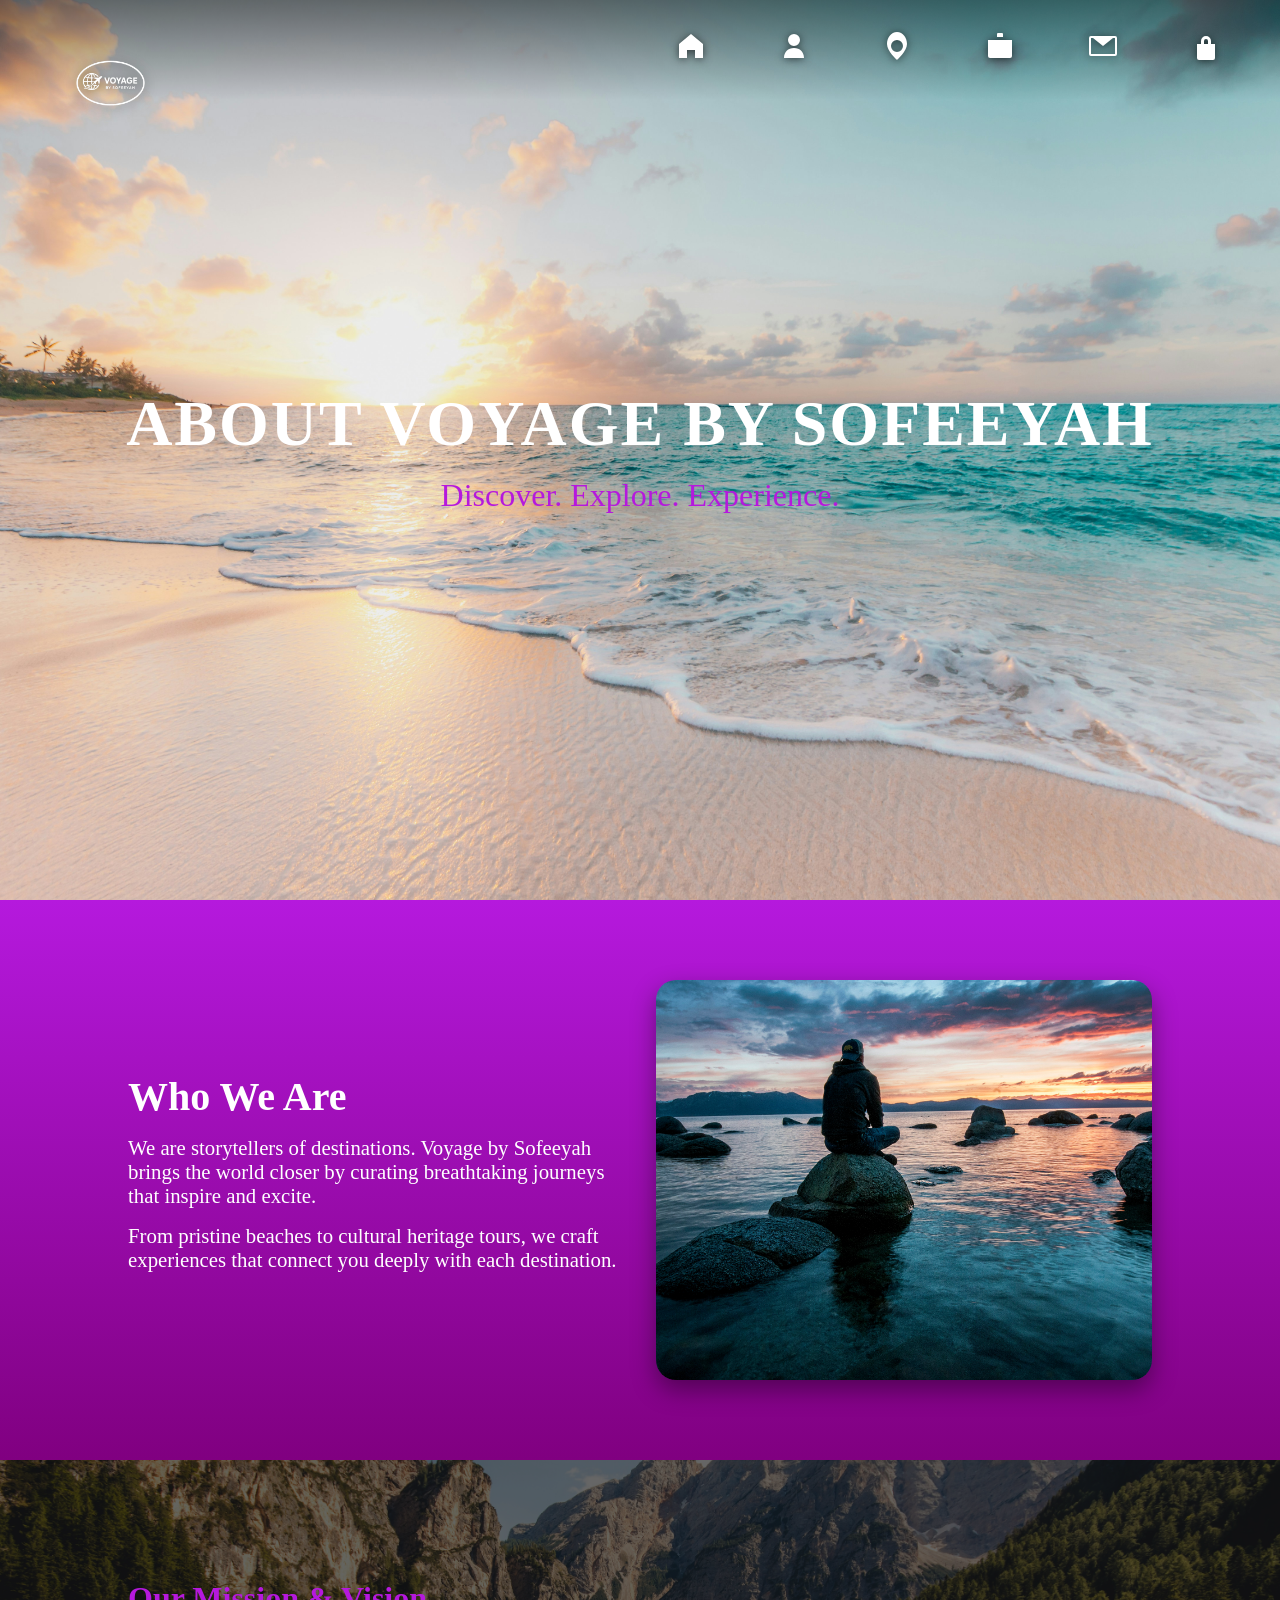
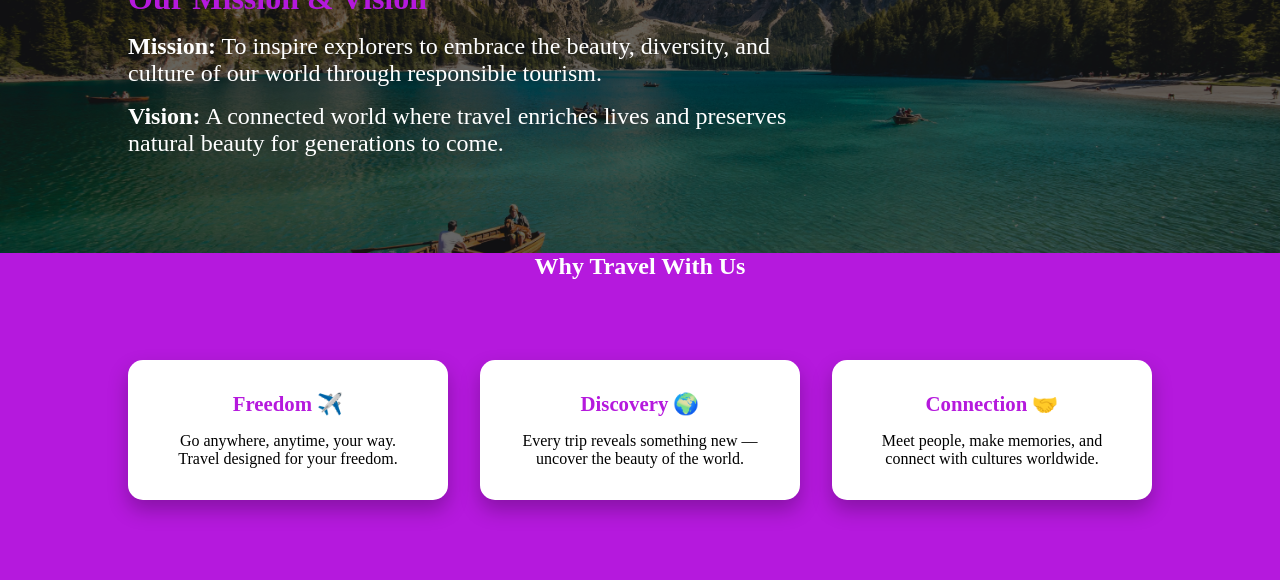
<file: about.html>
<!DOCTYPE html>
<html lang="en">
<head>
    <meta charset="UTF-8">
    <meta name="viewport" content="width=device-width, initial-scale=1.0">
    <title>About</title>
    <link rel="stylesheet" href="style.css">
    <link rel="icon" href="images/logo.png" type="image/png">
</head>
<style>

</style>
<body>
  <a href="index.html" class="site-logo" aria-label="Voyage by Sofeeyah home">
    <img src="images/logo.png" class="site-logo" alt="logo" width="150px" height="70px" style="margin: 20px 10px">
  </a>
  <div class="nav-scrim"></div>
  <!-- Hamburger -->
  <div class="hamburger" onclick="myFunction()">
    <svg width="28" height="28" viewBox="0 0 24 24" fill="none">
      <path d="M3 6h18M3 12h18M3 18h18"
        stroke="purple"
        stroke-width="2"
        stroke-linecap="round"/>
    </svg>
  </div>
    <!-- Nav -->
  <nav>
    <ul class="nav-links" id="mynav">
      <li><a href="index.html">
        <svg xmlns="http://www.w3.org/2000/svg" width="36" height="36" viewBox="0 0 36 36" fill="white">
  <!-- Home icon -->
  <path d="M6 16 L18 6 L30 16 V30 H22 V22 H14 V30 H6 V16 Z"/>
</svg> 
        <span class="nav-text">Home</span></a></li>
      <li><a href="about.html"> 
        <svg xmlns="http://www.w3.org/2000/svg" width="36" height="36" viewBox="0 0 36 36" fill="white">
  <!-- User icon (head + body connected) -->
  <path d="M18 6a6 6 0 1 1 0 12 6 6 0 0 1 0-12zm0 14c-6 0-10 4-10 10h20c0-6-4-10-10-10z"/>
</svg>
        <span class="nav-text">About</span></a></li>
      <li><a href="destination.html">
        <svg xmlns="http://www.w3.org/2000/svg" width="36" height="36" viewBox="0 0 36 36" fill="white">
  <!-- Destination / map pin icon -->
  <path d="M18 4C12 4 8 10 8 16c0 7 10 16 10 16s10-9 10-16c0-6-4-12-10-12zm0 20a6 6 0 1 1 0-12 6 6 0 0 1 0 12z"/>
</svg>
        <span class="nav-text">Destination</span></a></li>
      <li><a href="plan-your-trip.html">
        <svg xmlns="http://www.w3.org/2000/svg" width="36" height="36" viewBox="0 0 36 36" fill="white">
  <!-- Suitcase / Plan Your Trip icon -->
  <path d="M15 9h6v-3a1 1 0 0 0-1-1h-4a1 1 0 0 0-1 1v3z"/>
  <path d="M6 12h24v16a2 2 0 0 1-2 2H8a2 2 0 0 1-2-2V12z"/>
</svg>
        <span class="nav-text">Plan Your Trip</span></a></li>
      <li><a href="contact.html">
        <svg xmlns="http://www.w3.org/2000/svg" width="36" height="36" viewBox="0 0 36 36" fill="white">
  <!-- Envelope / Contact icon -->
  <path d="M6 10v16h24V10H6zm0-2h24a2 2 0 0 1 2 2v16a2 2 0 0 1-2 2H6a2 2 0 0 1-2-2V10a2 2 0 0 1 2-2zm2 2l10 8 10-8"/>
</svg> <span class="nav-text">Contact</span></a></li>
      <li><a href="Login_form.html">
        <svg xmlns="http://www.w3.org/2000/svg" width="36" height="36" viewBox="0 0 36 36" fill="white">
  <!-- Padlock / Account icon -->
  <path d="M13 16v-3a5 5 0 0 1 10 0v3h-3v-3a2 2 0 0 0-4 0v3z"/>
  <path d="M9 16h18v14a2 2 0 0 1-2 2H11a2 2 0 0 1-2-2V16z"/>
</svg>
        <span class="nav-text">Account</span></a></li>
    </ul>
  </nav>

     <!-- Hero -->
  <section class="hero">
    <div>
      <h1>About Voyage by Sofeeyah</h1>
      <p>Discover. Explore. Experience.</p>
    </div>
  </section> 
  <section class="about-section">
    <div class="about-content">
      <h2>Who We Are</h2>
      <p>We are storytellers of destinations. Voyage by Sofeeyah brings the world closer by curating breathtaking journeys that inspire and excite.</p>
      <p>From pristine beaches to cultural heritage tours, we craft experiences that connect you deeply with each destination.</p>
    </div>
    <img src="./images/about.jpg" alt="Travelers">
  </section>
    <!-- Mission -->
  <section class="mission">
    <div class="text">
      <h1>Our Mission & Vision</h3>
      <p><strong>Mission:</strong> To inspire explorers to embrace the beauty, diversity, and culture of our world through responsible tourism.</p>
      <p><strong>Vision:</strong> A connected world where travel enriches lives and preserves natural beauty for generations to come.</p>
    </div>
  </section>
   <h2 style="text-align: center; background-color:#B519DD ; color: white;">Why Travel With Us</h2>
   <!-- Highlights -->
  <section class="highlights">
    <div class="card">   
      <h4>Freedom ✈️</h4>
      <p>Go anywhere, anytime, your way. Travel designed for your freedom.</p>
    </div>
    <div class="card">
      <h4>Discovery 🌍</h4>
      <p>Every trip reveals something new — uncover the beauty of the world.</p>
    </div>
    <div class="card">
      <h4>Connection 🤝</h4>
      <p>Meet people, make memories, and connect with cultures worldwide.</p>
    </div>
  </section>
  <script>
    function myFunction() {
      var nav = document.getElementById("mynav");
      nav.classList.toggle("open");

     if (nav.classList.contains("open")) {
        document.body.classList.add("no-scroll");
      } else {
        document.body.classList.remove("no-scroll");
      }
        }
  </script>
</body>
</html>
</file>
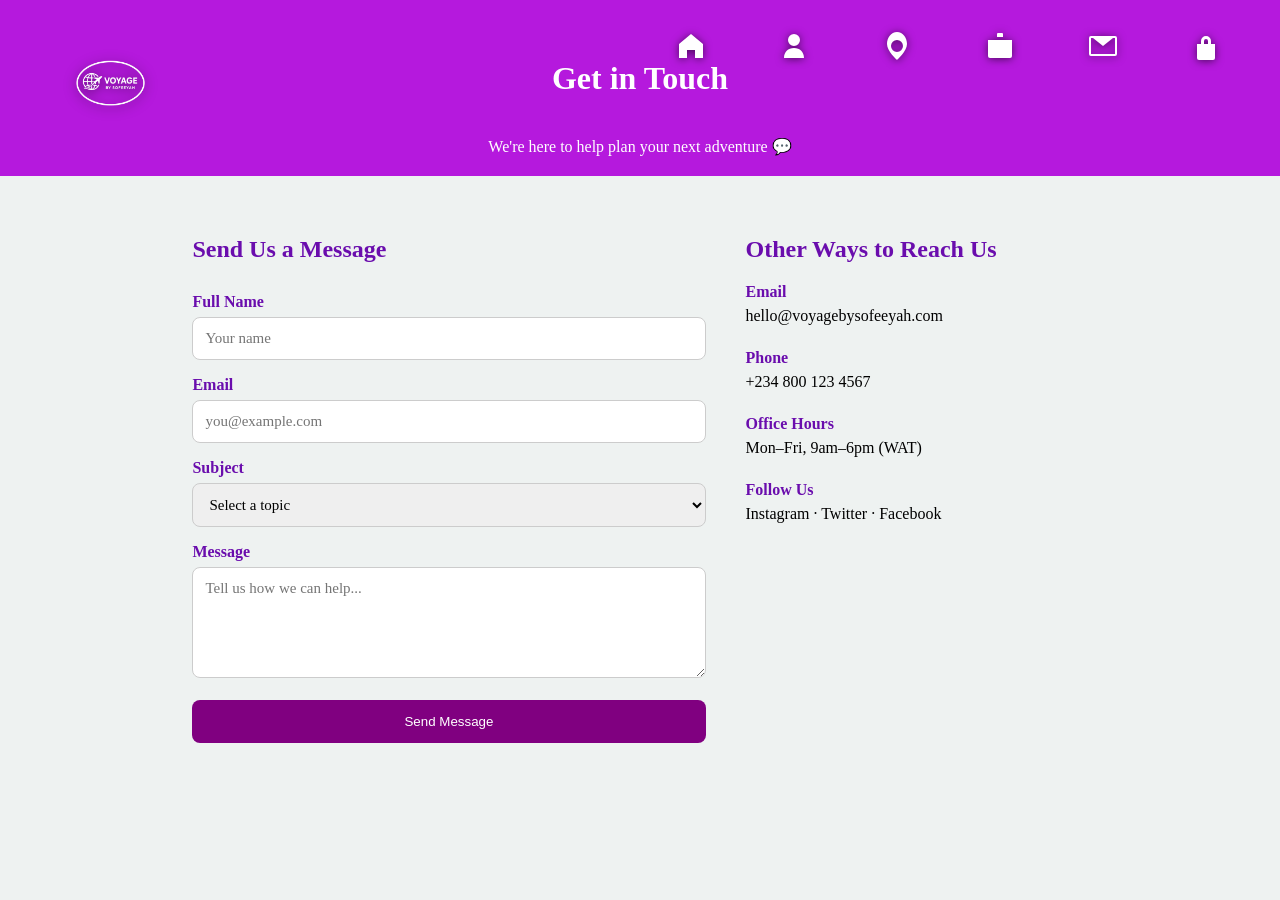
<file: contact.html>
<!doctype html>
<html lang="en">
  <head>
    <meta charset="UTF-8" />
    <meta name="viewport" content="width=device-width, initial-scale=1.0" />
    <link rel="stylesheet" href="style.css" />
    <link rel="icon" href="images/logo.png" type="image/png" />
    <title>Contact Us</title>
  </head>
  <body>
    <a href="index.html" class="site-logo" aria-label="Voyage by Sofeeyah home">
      <img
        src="images/logo.png"
        class="site-logo"
        alt="logo"
        width="150px"
        height="70px"
        style="margin: 20px 10px"
      />
    </a>
    <header>
      <!-- Hamburger -->
      <div class="hamburger" onclick="myFunction()">
        <svg width="28" height="28" viewBox="0 0 24 24" fill="none">
          <path
            d="M3 6h18M3 12h18M3 18h18"
            stroke="purple"
            stroke-width="2"
            stroke-linecap="round"
          />
        </svg>
      </div>
      <!-- Nav -->
      <nav>
        <ul class="nav-links" id="mynav">
          <li>
            <a href="index.html">
              <svg
                xmlns="http://www.w3.org/2000/svg"
                width="36"
                height="36"
                viewBox="0 0 36 36"
                fill="white"
              >
                <path d="M6 16 L18 6 L30 16 V30 H22 V22 H14 V30 H6 V16 Z" />
              </svg>
              <span class="nav-text">Home</span></a
            >
          </li>
          <li>
            <a href="about.html">
              <svg
                xmlns="http://www.w3.org/2000/svg"
                width="36"
                height="36"
                viewBox="0 0 36 36"
                fill="white"
              >
                <path
                  d="M18 6a6 6 0 1 1 0 12 6 6 0 0 1 0-12zm0 14c-6 0-10 4-10 10h20c0-6-4-10-10-10z"
                />
              </svg>
              <span class="nav-text">About</span></a
            >
          </li>
          <li>
            <a href="destination.html">
              <svg
                xmlns="http://www.w3.org/2000/svg"
                width="36"
                height="36"
                viewBox="0 0 36 36"
                fill="white"
              >
                <path
                  d="M18 4C12 4 8 10 8 16c0 7 10 16 10 16s10-9 10-16c0-6-4-12-10-12zm0 20a6 6 0 1 1 0-12 6 6 0 0 1 0 12z"
                />
              </svg>
              <span class="nav-text">Destination</span></a>
          </li>
          <li>
            <a href="plan-your-trip.html">
              <svg
                xmlns="http://www.w3.org/2000/svg"
                width="36"
                height="36"
                viewBox="0 0 36 36"
                fill="white"
              >
                <path d="M15 9h6v-3a1 1 0 0 0-1-1h-4a1 1 0 0 0-1 1v3z" />
                <path d="M6 12h24v16a2 2 0 0 1-2 2H8a2 2 0 0 1-2-2V12z" />
              </svg>
              <span class="nav-text">Plan Your Trip</span></a
            >
          </li>
          <li>
            <a href="contact.html">
              <svg
                xmlns="http://www.w3.org/2000/svg"
                width="36"
                height="36"
                viewBox="0 0 36 36"
                fill="white"
              >
                <path
                  d="M6 10v16h24V10H6zm0-2h24a2 2 0 0 1 2 2v16a2 2 0 0 1-2 2H6a2 2 0 0 1-2-2V10a2 2 0 0 1 2-2zm2 2l10 8 10-8"
                />
              </svg>
              <span class="nav-text">Contact</span></a
            >
          </li>
          <li>
            <a href="Login_form.html">
              <svg
                xmlns="http://www.w3.org/2000/svg"
                width="36"
                height="36"
                viewBox="0 0 36 36"
                fill="white"
              >
                <path d="M13 16v-3a5 5 0 0 1 10 0v3h-3v-3a2 2 0 0 0-4 0v3z" />
                <path d="M9 16h18v14a2 2 0 0 1-2 2H11a2 2 0 0 1-2-2V16z" />
              </svg>
              <span class="nav-text">Account</span></a
            >
          </li>
        </ul>
      </nav>
      <h1 class="text">Get in Touch</h1>
      <p class="text">We're here to help plan your next adventure 💬</p>
    </header>

    <section class="contact-section">
      <div class="contact-form-wrap">
        <h2>Send Us a Message</h2>
        <form
          class="contact-form"
          onsubmit="return handleContactSubmit(event);"
        >
          <label for="fullname">Full Name</label>
          <input
            type="text"
            id="fullname"
            name="fullname"
            placeholder="Your name"
            required
          />

          <label for="email">Email</label>
          <input
            type="email"
            id="email"
            name="email"
            placeholder="you@example.com"
            required
          />

          <label for="subject">Subject</label>
          <select id="subject" name="subject" required>
            <option value="">Select a topic</option>
            <option value="booking">Booking a Trip</option>
            <option value="existing">Existing Reservation</option>
            <option value="custom">Custom Trip Request</option>
            <option value="feedback">Feedback</option>
            <option value="other">Other</option>
          </select>

          <label for="message">Message</label>
          <textarea
            id="message"
            name="message"
            rows="5"
            placeholder="Tell us how we can help..."
            required
          ></textarea>

          <button type="submit" class="btn contact-submit">Send Message</button>
          <p
            id="contactConfirmation"
            class="contact-confirmation"
            style="display: none"
          >
            Thanks! Your message has been noted — we'll get back to you soon.
          </p>
        </form>
      </div>

      <div class="contact-info">
        <h2>Other Ways to Reach Us</h2>
        <div class="contact-info-item">
          <h4>Email</h4>
          <p>hello@voyagebysofeeyah.com</p>
        </div>
        <div class="contact-info-item">
          <h4>Phone</h4>
          <p>+234 800 123 4567</p>
        </div>
        <div class="contact-info-item">
          <h4>Office Hours</h4>
          <p>Mon–Fri, 9am–6pm (WAT)</p>
        </div>
        <div class="contact-info-item">
          <h4>Follow Us</h4>
          <p>Instagram · Twitter · Facebook</p>
        </div>
      </div>
    </section>

    <script>
      function myFunction() {
        var nav = document.getElementById("mynav");
        nav.classList.toggle("open");
        if (nav.classList.contains("open")) {
          document.body.classList.add("no-scroll");
        } else {
          document.body.classList.remove("no-scroll");
        }
      }

      function handleContactSubmit(e) {
        e.preventDefault();
        document.getElementById("contactConfirmation").style.display = "block";
        e.target.reset();
        return false;
      }
    </script>
  </body>
</html>
</file>
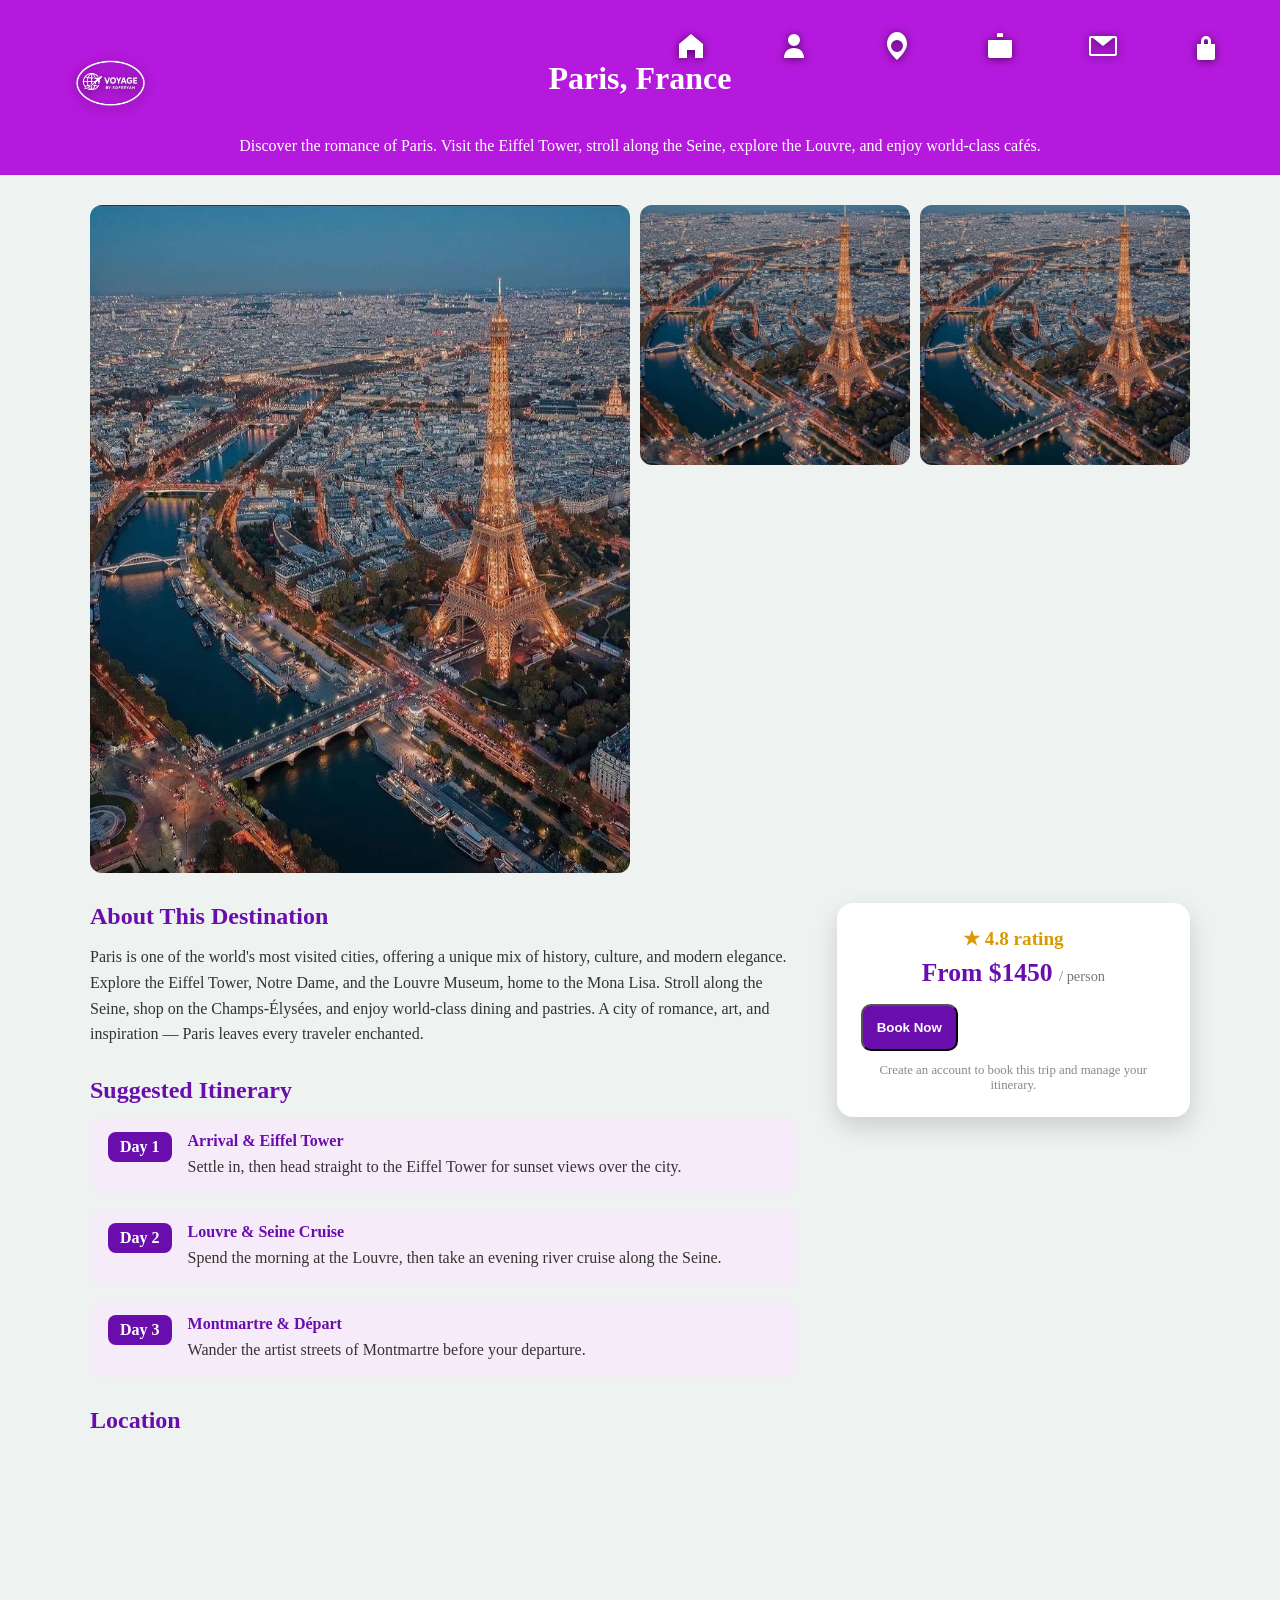
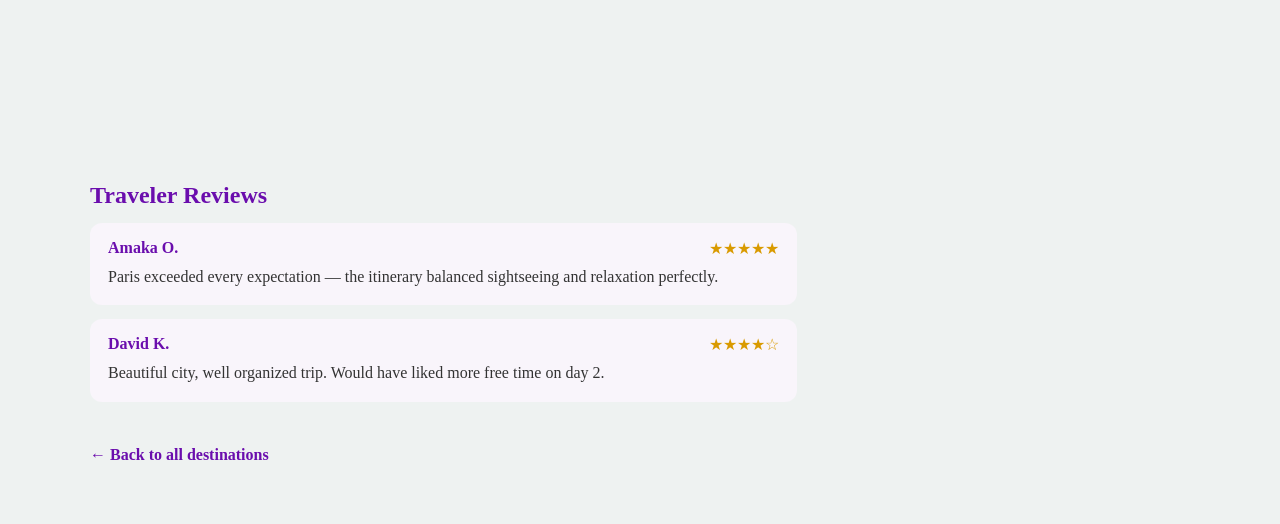
<file: destination-detail.html>
<!doctype html>
<html lang="en">
  <head>
    <meta charset="UTF-8" />
    <meta name="viewport" content="width=device-width, initial-scale=1.0" />
    <link rel="stylesheet" href="style.css" />
    <link rel="icon" href="images/logo.png" type="image/png" />
    <title>Destination Details</title>
  </head>
  <body>
    <a href="index.html" class="site-logo" aria-label="Voyage by Sofeeyah home">
      <img
        src="images/logo.png"
        class="site-logo"
        alt="logo"width="150px" height="70px" style="margin: 20px 10px"/>
    </a>
    <header>
      <!-- Hamburger -->
      <div class="hamburger" onclick="myFunction()">
        <svg width="28" height="28" viewBox="0 0 24 24" fill="none">
          <path
            d="M3 6h18M3 12h18M3 18h18"
            stroke="purple"
            stroke-width="2"
            stroke-linecap="round"
          />
        </svg>
      </div>
      <!-- Nav -->
      <nav>
        <ul class="nav-links" id="mynav">
          <li>
            <a href="index.html">
              <svg
                xmlns="http://www.w3.org/2000/svg"
                width="36"
                height="36"
                viewBox="0 0 36 36"
                fill="white"
              >
                <path d="M6 16 L18 6 L30 16 V30 H22 V22 H14 V30 H6 V16 Z" />
              </svg>
              <span class="nav-text">Home</span></a
            >
          </li>
          <li>
            <a href="about.html">
              <svg
                xmlns="http://www.w3.org/2000/svg"
                width="36"
                height="36"
                viewBox="0 0 36 36"
                fill="white"
              >
                <path
                  d="M18 6a6 6 0 1 1 0 12 6 6 0 0 1 0-12zm0 14c-6 0-10 4-10 10h20c0-6-4-10-10-10z"
                />
              </svg>
              <span class="nav-text">About</span></a
            >
          </li>
          <li>
            <a href="destination.html">
              <svg
                xmlns="http://www.w3.org/2000/svg"
                width="36"
                height="36"
                viewBox="0 0 36 36"
                fill="white"
              >
                <path
                  d="M18 4C12 4 8 10 8 16c0 7 10 16 10 16s10-9 10-16c0-6-4-12-10-12zm0 20a6 6 0 1 1 0-12 6 6 0 0 1 0 12z"
                />
              </svg>
              <span class="nav-text">Destination</span></a
            >
          </li>
          <li>
            <a href="plan-your-trip.html">
              <svg
                xmlns="http://www.w3.org/2000/svg"
                width="36"
                height="36"
                viewBox="0 0 36 36"
                fill="white"
              >
                <path d="M15 9h6v-3a1 1 0 0 0-1-1h-4a1 1 0 0 0-1 1v3z" />
                <path d="M6 12h24v16a2 2 0 0 1-2 2H8a2 2 0 0 1-2-2V12z" />
              </svg>
              <span class="nav-text">Plan Your Trip</span></a
            >
          </li>
          <li>
            <a href="contact.html">
              <svg
                xmlns="http://www.w3.org/2000/svg"
                width="36"
                height="36"
                viewBox="0 0 36 36"
                fill="white"
              >
                <path
                  d="M6 10v16h24V10H6zm0-2h24a2 2 0 0 1 2 2v16a2 2 0 0 1-2 2H6a2 2 0 0 1-2-2V10a2 2 0 0 1 2-2zm2 2l10 8 10-8"
                />
              </svg>
              <span class="nav-text">Contact</span></a
            >
          </li>
          <li>
            <a href="Login_form.html">
              <svg
                xmlns="http://www.w3.org/2000/svg"
                width="36"
                height="36"
                viewBox="0 0 36 36"
                fill="white"
              >
                <path d="M13 16v-3a5 5 0 0 1 10 0v3h-3v-3a2 2 0 0 0-4 0v3z" />
                <path d="M9 16h18v14a2 2 0 0 1-2 2H11a2 2 0 0 1-2-2V16z" />
              </svg>
              <span class="nav-text">Account</span></a
            >
          </li>
        </ul>
      </nav>
      <h1 class="text" id="destName">Loading...</h1>
      <p class="text" id="destTagline"></p>
    </header>

    <div class="detail-container" id="detailContainer">
      <!-- Gallery -->
      <section class="detail-gallery" id="detailGallery"></section>

      <div class="detail-body">
        <div class="detail-main">
          <h2>About This Destination</h2>
          <p id="detailDescription"></p>

          <h2>Suggested Itinerary</h2>
          <div class="itinerary" id="detailItinerary"></div>

          <h2>Location</h2>
          <div class="detail-map" id="detailMap"></div>

          <h2>Traveler Reviews</h2>
          <div class="reviews" id="detailReviews"></div>
        </div>

        <aside class="detail-sidebar">
          <div class="booking-card">
            <p class="rating-large" id="detailRating"></p>
            <p class="price-large">
              From <span id="detailPrice"></span>
              <span class="per-person">/ person</span>
            </p>
            <button
              type="button"
              class="book-now-btn"
              onclick="openBookingModal()"
            >
              Book Now
            </button>
            <p class="booking-note">
              Create an account to book this trip and manage your itinerary.
            </p>
          </div>
        </aside>
      </div>

      <a href="destination.html" class="back-link"
        >&larr; Back to all destinations</a
      >
    </div>

    <script src="destinations-data.js"></script>
    <script>
      function myFunction() {
        var nav = document.getElementById("mynav");
        nav.classList.toggle("open");
        if (nav.classList.contains("open")) {
          document.body.classList.add("no-scroll");
        } else {
          document.body.classList.remove("no-scroll");
        }
      }

      function openBookingModal() {
        document.getElementById("bookingModalSubtitle").textContent =
          `${dest.name} · from $${dest.price} per person`;
        document.getElementById("bookingModal").classList.add("open");
        document.body.classList.add("no-scroll");
      }

      function closeBookingModal() {
        document.getElementById("bookingModal").classList.remove("open");
        document.body.classList.remove("no-scroll");
      }

      function handleBookingSubmit(e) {
        e.preventDefault();
        document.getElementById("bookingConfirmation").style.display = "block";
        setTimeout(() => {
          closeBookingModal();
          e.target.reset();
          document.getElementById("bookingConfirmation").style.display = "none";
        }, 2000);
        return false;
      }

      const params = new URLSearchParams(window.location.search);
      const id = params.get("id");
      const dest = destinations.find((d) => d.id === id) || destinations[0];

      document.title = dest.name + " — Voyage by Sofeeyah";
      document.getElementById("destName").textContent = dest.name;
      document.getElementById("destTagline").textContent = dest.teaser;
      document.getElementById("detailDescription").textContent =
        dest.description;
      document.getElementById("detailRating").textContent =
        `★ ${dest.rating} rating`;
      document.getElementById("detailPrice").textContent = `$${dest.price}`;

      document.getElementById("detailGallery").innerHTML = dest.gallery
        .map((src, i) => `<img src="${src}" alt="${dest.name} photo ${i + 1}">`)
        .join("");

      document.getElementById("detailItinerary").innerHTML = dest.itinerary
        .map(
          (day) => `
      <div class="itinerary-day">
        <div class="itinerary-day-number">Day ${day.day}</div>
        <div class="itinerary-day-content">
          <h4>${day.title}</h4>
          <p>${day.desc}</p>
        </div>
      </div>
    `,
        )
        .join("");

      document.getElementById("detailMap").innerHTML = `
      <iframe
        width="100%"
        height="300"
        style="border:0; border-radius: 12px;"
        loading="lazy"
        src="https://www.google.com/maps?q=${encodeURIComponent(dest.mapQuery)}&output=embed">
      </iframe>`;

      document.getElementById("detailReviews").innerHTML = dest.reviews
        .map(
          (r) => `
      <div class="review-card">
        <div class="review-header">
          <strong>${r.name}</strong>
          <span class="review-stars">${"★".repeat(r.rating)}${"☆".repeat(5 - r.rating)}</span>
        </div>
        <p>${r.text}</p>
      </div>
    `,
        )
        .join("");
    </script>

    <!-- Booking Modal -->
    <div
      class="modal-overlay"
      id="bookingModal"
      role="dialog"
      aria-modal="true"
      aria-labelledby="bookingModalTitle"
    >
      <div class="modal-box">
        <button
          type="button"
          class="modal-close"
          onclick="closeBookingModal()"
          aria-label="Close"
        >
          &times;
        </button>
        <h2 id="bookingModalTitle">Book Your Trip</h2>
        <p class="modal-subtitle" id="bookingModalSubtitle"></p>

        <form id="bookingForm" onsubmit="return handleBookingSubmit(event);">
          <label for="bookName">Full Name</label>
          <input
            type="text"
            id="bookName"
            placeholder="Your full name"
            required
          />

          <label for="bookEmail">Email</label>
          <input
            type="email"
            id="bookEmail"
            placeholder="you@example.com"
            required
          />

          <label for="bookPhone">Phone Number</label>
          <input
            type="tel"
            id="bookPhone"
            placeholder="+234 800 000 0000"
            required
          />

          <div class="modal-row">
            <div>
              <label for="bookTravelers">Number of Travelers</label>
              <input
                type="number"
                id="bookTravelers"
                min="1"
                max="20"
                value="1"
                required
              />
            </div>
            <div>
              <label for="bookDate">Travel Date</label>
              <input type="date" id="bookDate" required />
            </div>
          </div>

          <label for="bookRoom">Room / Stay Preference</label>
          <select id="bookRoom">
            <option value="standard">Standard Room</option>
            <option value="deluxe">Deluxe Room</option>
            <option value="suite">Suite</option>
          </select>

          <label for="bookRequests">Special Requests (optional)</label>
          <textarea
            id="bookRequests"
            rows="3"
            placeholder="Dietary needs, accessibility, celebrations, etc."
          ></textarea>

          <button type="submit" class="btn modal-submit">
            Confirm Booking Request
          </button>
          <p
            id="bookingConfirmation"
            class="contact-confirmation"
            style="display: none"
          >
            Thanks! Your booking request has been received — we'll confirm
            availability by email.
          </p>
        </form>
      </div>
    </div>
  </body>
</html>
</file>
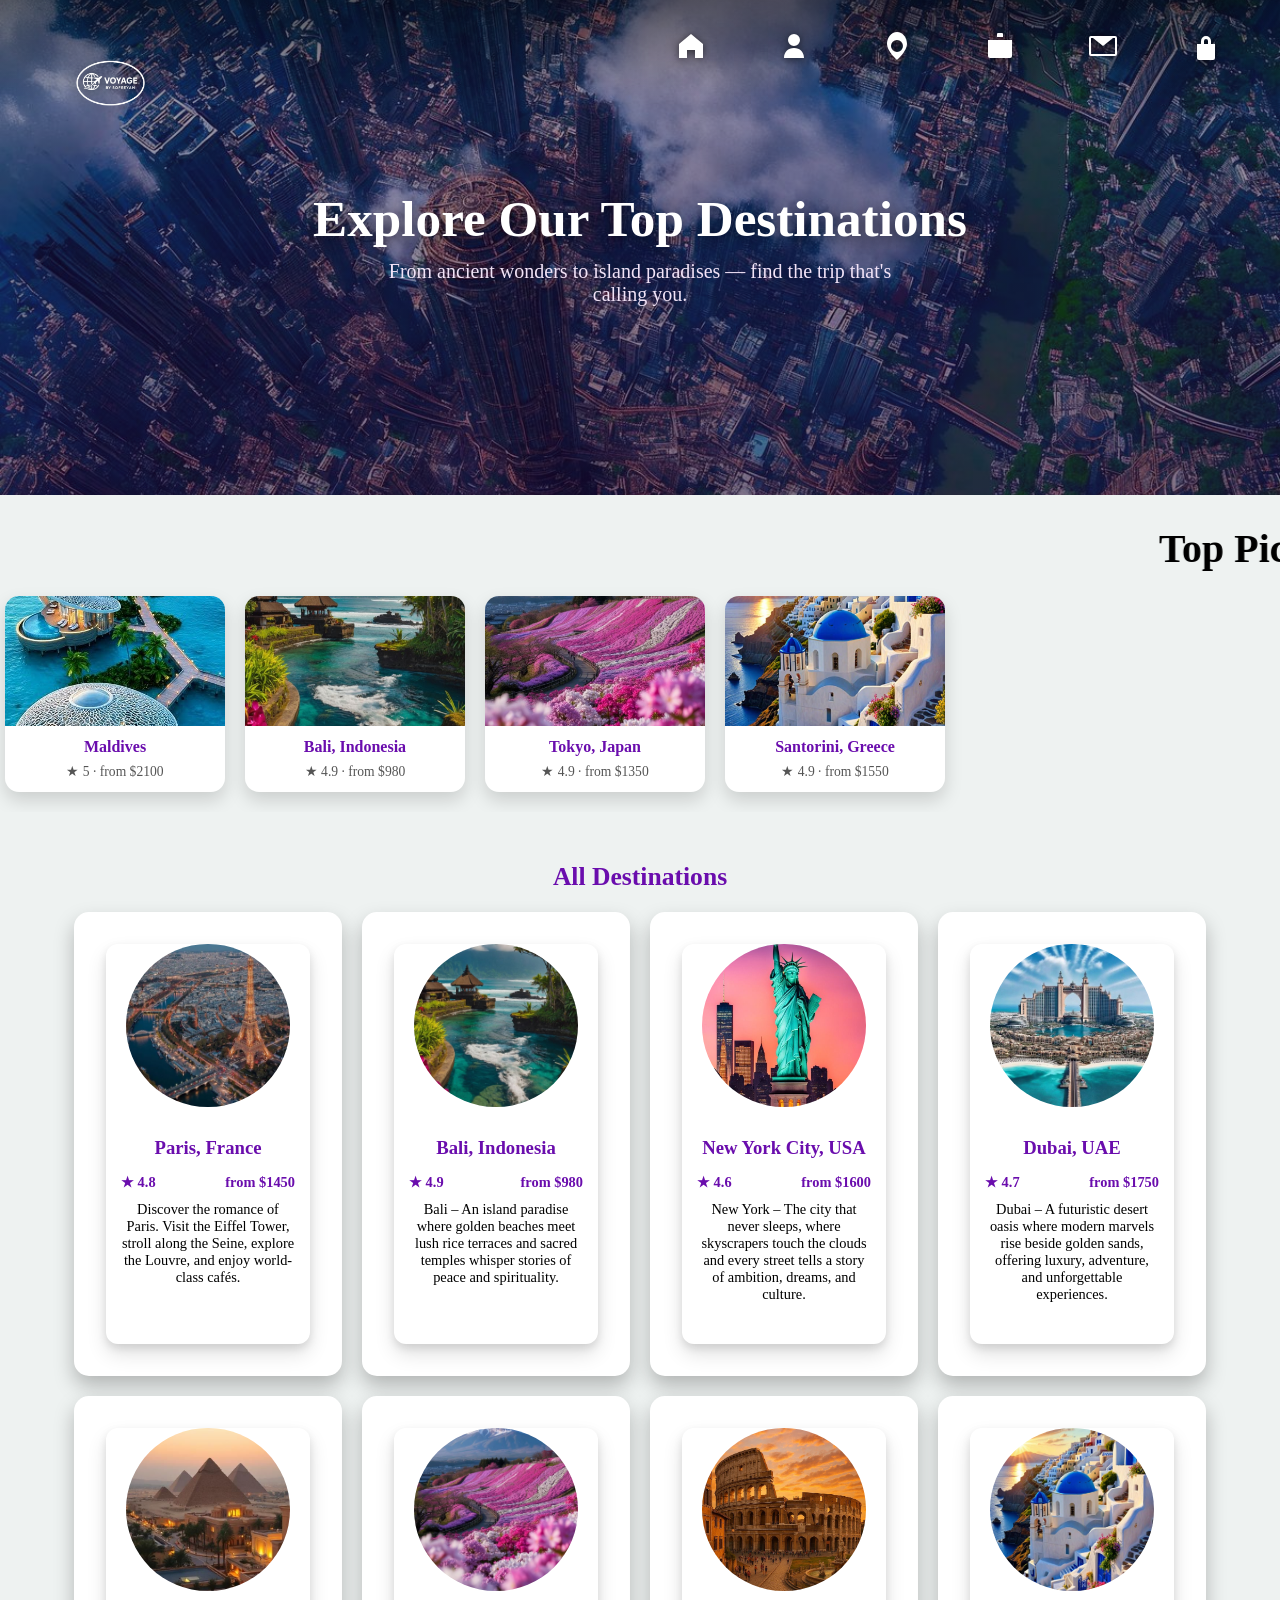
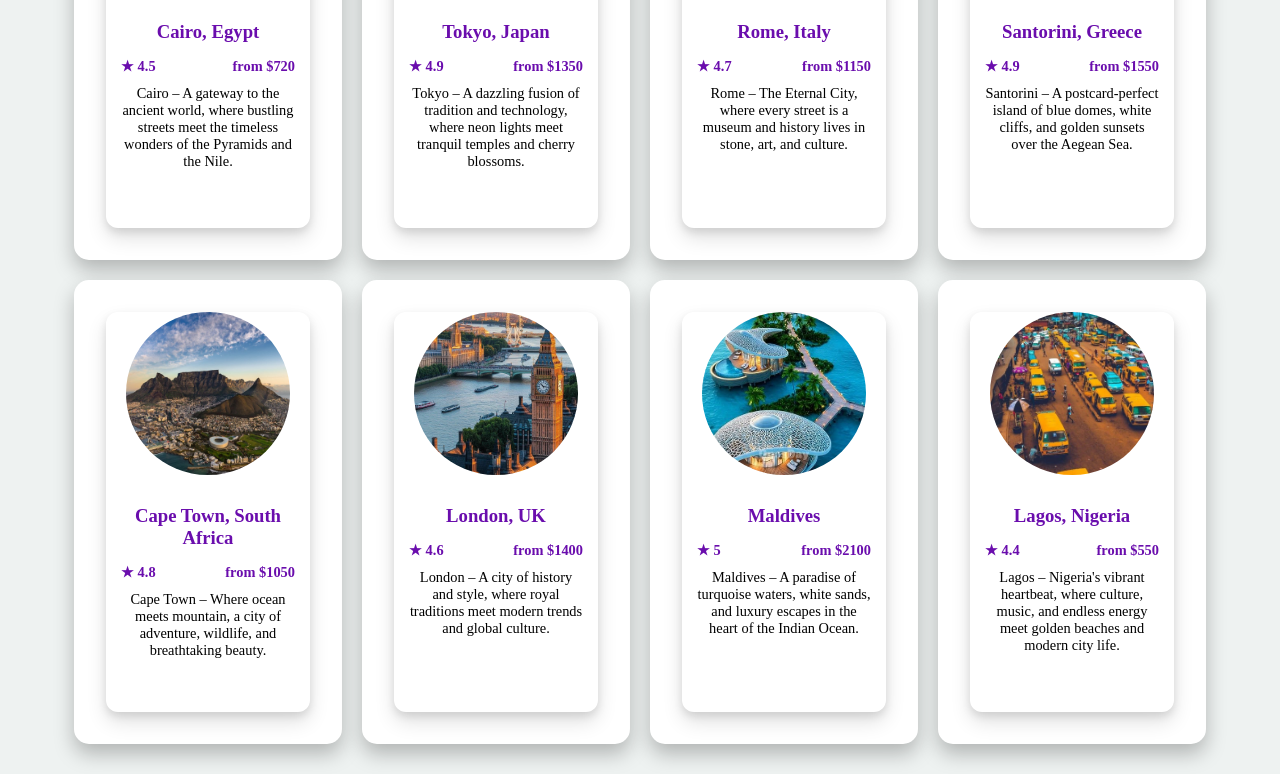
<file: destination.html>
<!DOCTYPE html>
<html lang="en">
<head>
    <meta charset="UTF-8">
    <meta name="viewport" content="width=device-width, initial-scale=1.0">
    <link rel="stylesheet" href="style.css">
    <link rel="icon" href="images/logo.png" type="image/png">
    <title>Destination</title>
</head>
<body>
  <a href="index.html" class="site-logo" aria-label="Voyage by Sofeeyah home">
    <img src="images/logo.png" class="site-logo" alt="logo" width="150px" height="70px" style="margin: 20px 10px">
  </a>
  <div class="nav-scrim"></div>
   <!-- Hamburger -->
  <div class="hamburger" onclick="myFunction()">
    <svg width="28" height="28" viewBox="0 0 24 24" fill="none">
      <path d="M3 6h18M3 12h18M3 18h18"
        stroke="purple"
        stroke-width="2"
        stroke-linecap="round"/>
    </svg>
  </div>
  <!-- Nav -->
  <nav>
    <ul class="nav-links" id="mynav">
      <li><a href="index.html">
        <svg xmlns="http://www.w3.org/2000/svg" width="36" height="36" viewBox="0 0 36 36" fill="white">
  <!-- Home icon -->
  <path d="M6 16 L18 6 L30 16 V30 H22 V22 H14 V30 H6 V16 Z"/>
</svg> 
        <span class="nav-text">Home</span></a></li>
      <li><a href="about.html"> 
        <svg xmlns="http://www.w3.org/2000/svg" width="36" height="36" viewBox="0 0 36 36" fill="white">
  <!-- User icon (head + body connected) -->
  <path d="M18 6a6 6 0 1 1 0 12 6 6 0 0 1 0-12zm0 14c-6 0-10 4-10 10h20c0-6-4-10-10-10z"/>
</svg>
        <span class="nav-text">About</span></a></li>
      <li><a href="destination.html">
        <svg xmlns="http://www.w3.org/2000/svg" width="36" height="36" viewBox="0 0 36 36" fill="white">
  <!-- Destination / map pin icon -->
  <path d="M18 4C12 4 8 10 8 16c0 7 10 16 10 16s10-9 10-16c0-6-4-12-10-12zm0 20a6 6 0 1 1 0-12 6 6 0 0 1 0 12z"/>
</svg>
        <span class="nav-text">Destination</span></a></li>
      <li><a href="plan-your-trip.html">
        <svg xmlns="http://www.w3.org/2000/svg" width="36" height="36" viewBox="0 0 36 36" fill="white">
  <!-- Suitcase / Plan Your Trip icon -->
  <path d="M15 9h6v-3a1 1 0 0 0-1-1h-4a1 1 0 0 0-1 1v3z"/>
  <path d="M6 12h24v16a2 2 0 0 1-2 2H8a2 2 0 0 1-2-2V12z"/>
</svg>
        <span class="nav-text">Plan Your Trip</span></a></li>
      <li><a href="contact.html">
        <svg xmlns="http://www.w3.org/2000/svg" width="36" height="36" viewBox="0 0 36 36" fill="white">
  <!-- Envelope / Contact icon -->
  <path d="M6 10v16h24V10H6zm0-2h24a2 2 0 0 1 2 2v16a2 2 0 0 1-2 2H6a2 2 0 0 1-2-2V10a2 2 0 0 1 2-2zm2 2l10 8 10-8"/>
</svg> <span class="nav-text">Contact</span></a></li>
      <li><a href="Login_form.html">
        <svg xmlns="http://www.w3.org/2000/svg" width="36" height="36" viewBox="0 0 36 36" fill="white">
  <!-- Padlock / Account icon -->
  <path d="M13 16v-3a5 5 0 0 1 10 0v3h-3v-3a2 2 0 0 0-4 0v3z"/>
  <path d="M9 16h18v14a2 2 0 0 1-2 2H11a2 2 0 0 1-2-2V16z"/>
</svg>
        <span class="nav-text">Account</span></a></li>
    </ul>
  </nav>

  <!-- Hero -->
  <section class="dest-hero">
    <div class="dest-hero-text">
      <h1>Explore Our Top Destinations</h1>
      <p>From ancient wonders to island paradises — find the trip that's calling you.</p>
    </div>
  </section>

  <!-- Top Picks marquee -->
  <section class="top-picks">
    <marquee behavior="scroll" direction="left" scrollamount="6">
      <div class="marquee"><span>Top Picks for You</span></div>
    </marquee>
    <div class="top-picks-strip" id="topPicksStrip">
      <!-- populated by JS -->
    </div>
  </section>

  <div class="container">
    <h2 class="section-title">All Destinations</h2>
    <div class="destination" id="destinationGrid">
      <!-- populated by JS -->
    </div>
  </div>

  <script src="destinations-data.js"></script>
  <script>
    function myFunction() {
      var nav = document.getElementById("mynav");
      nav.classList.toggle("open");

     if (nav.classList.contains("open")) {
        document.body.classList.add("no-scroll");
      } else {
        document.body.classList.remove("no-scroll");
      }
        }

    function cardTemplate(d) {
      return `
        <div class="card" data-region="${d.region}" data-budget="${d.budget}" data-activity="${d.activity}" data-name="${d.name.toLowerCase()}">
          <div class="card-inner">
            <div class="card-front">
              <img src="${d.image}" alt="${d.name}">
              <div class="card-content">
                <h3>${d.name}</h3>
                <div class="card-meta">
                  <span class="rating">★ ${d.rating}</span>
                  <span class="price">from $${d.price}</span>
                </div>
                <p>${d.teaser}</p>
              </div>
            </div>
            <div class="card-back">
              <div>
                <p>${d.description}</p>
                <a class="view-details-btn" href="destination-detail.html?id=${d.id}">View Details</a>
              </div>
            </div>
          </div>
        </div>`;
    }

    function renderTopPicks() {
      const top = [...destinations].sort((a, b) => b.rating - a.rating).slice(0, 4);
      const strip = document.getElementById("topPicksStrip");
      strip.innerHTML = top.map(d => `
        <a class="top-pick-card" href="destination-detail.html?id=${d.id}">
          <img src="${d.image}" alt="${d.name}">
          <div class="top-pick-info">
            <h4>${d.name}</h4>
            <span>★ ${d.rating} · from $${d.price}</span>
          </div>
        </a>
      `).join("");
    }

    function renderGrid(list) {
      const grid = document.getElementById("destinationGrid");
      grid.innerHTML = list.map(cardTemplate).join("");
    }

    renderTopPicks();
    renderGrid(destinations);
  </script>
</body>
</html>
</file>
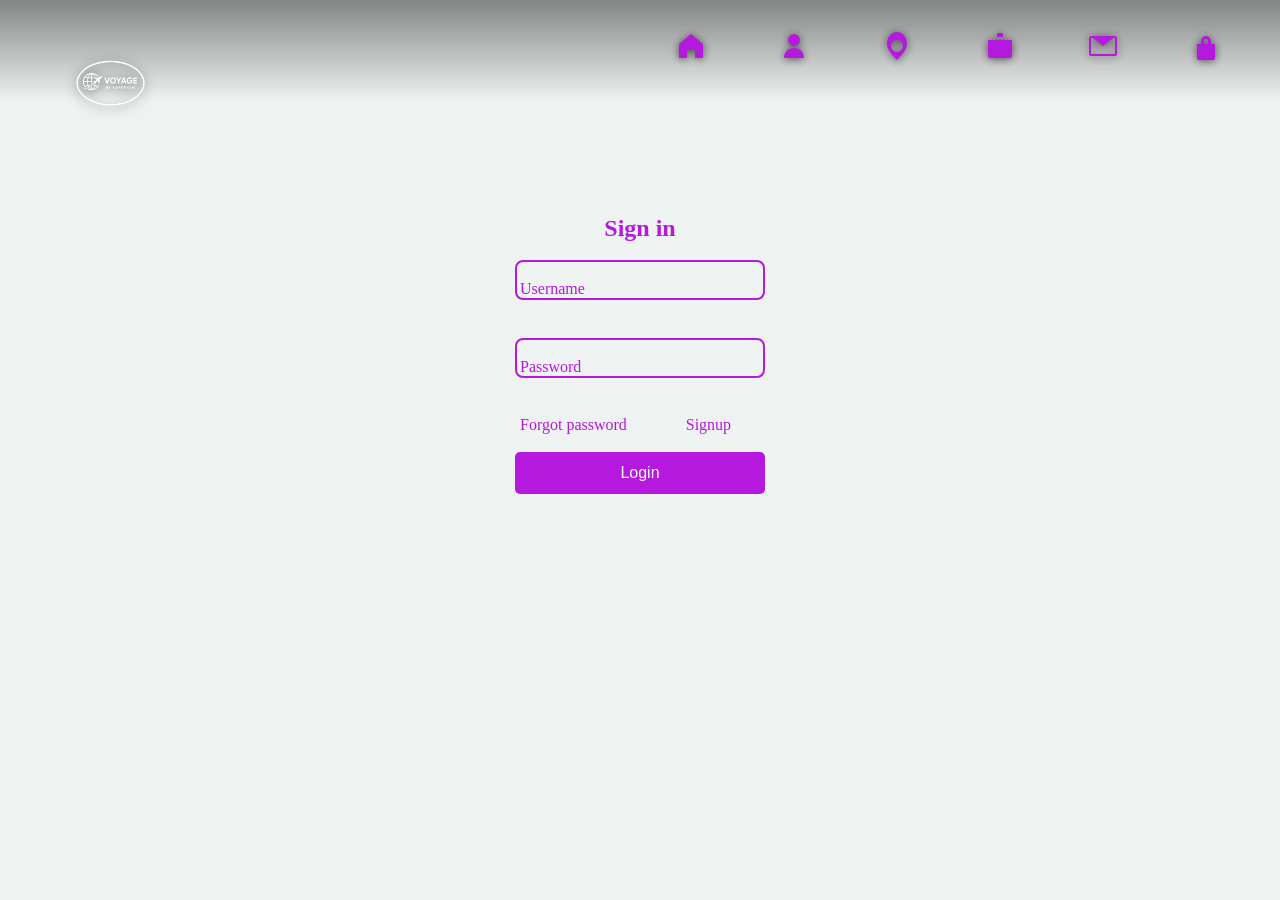
<file: Login_form.html>
<!doctype html>
<html lang="en">
  <head>
    <meta charset="UTF-8" />
    <meta name="viewport" content="width=device-width, initial-scale=1.0" />
    <title>Login</title>
    <link rel="stylesheet" href="style.css" />
    <link rel="icon" href="images/logo.png" type="image/png" />
  </head>
  <body>
    <a href="index.html" class="site-logo" aria-label="Voyage by Sofeeyah home">
      <img
        src="images/logo.png"
        class="site-logo"
        alt="logo"
        width="150px"
        height="70px"
        style="margin: 20px 10px"
      />
    </a>
    <div class="nav-scrim"></div>
    <!-- Hamburger -->
    <div class="hamburger" onclick="myFunction()">
      <svg width="28" height="28" viewBox="0 0 24 24" fill="none">
        <path
          d="M3 6h18M3 12h18M3 18h18"
          stroke="purple"
          stroke-width="2"
          stroke-linecap="round"
        />
      </svg>
    </div>
    <!-- Nav -->
    <nav>
      <ul class="nav-links" id="mynav">
        <li>
          <a href="index.html">
            <svg
              xmlns="http://www.w3.org/2000/svg"
              width="36"
              height="36"
              viewBox="0 0 36 36"
              fill="#B519DD"
            >
              <!-- Home icon -->
              <path d="M6 16 L18 6 L30 16 V30 H22 V22 H14 V30 H6 V16 Z" />
            </svg>
            <span class="nav-text">Home</span></a
          >
        </li>
        <li>
          <a href="about.html">
            <svg
              xmlns="http://www.w3.org/2000/svg"
              width="36"
              height="36"
              viewBox="0 0 36 36"
              fill="#B519DD"
            >
              <!-- User icon (head + body connected) -->
              <path
                d="M18 6a6 6 0 1 1 0 12 6 6 0 0 1 0-12zm0 14c-6 0-10 4-10 10h20c0-6-4-10-10-10z"
              />
            </svg>
            <span class="nav-text">About</span></a
          >
        </li>
        <li>
          <a href="destination.html">
            <svg
              xmlns="http://www.w3.org/2000/svg"
              width="36"
              height="36"
              viewBox="0 0 36 36"
              fill="#B519DD"
            >
              <!-- Destination / map pin icon -->
              <path
                d="M18 4C12 4 8 10 8 16c0 7 10 16 10 16s10-9 10-16c0-6-4-12-10-12zm0 20a6 6 0 1 1 0-12 6 6 0 0 1 0 12z"
              />
            </svg>
            <span class="nav-text">Destination</span></a
          >
        </li>
        <li>
          <a href="plan-your-trip.html">
            <svg
              xmlns="http://www.w3.org/2000/svg"
              width="36"
              height="36"
              viewBox="0 0 36 36"
              fill="#B519DD"
            >
              <!-- Suitcase / Plan Your Trip icon -->
              <path d="M15 9h6v-3a1 1 0 0 0-1-1h-4a1 1 0 0 0-1 1v3z" />
              <path d="M6 12h24v16a2 2 0 0 1-2 2H8a2 2 0 0 1-2-2V12z" />
            </svg>
            <span class="nav-text">Plan Your Trip</span></a
          >
        </li>
        <li>
          <a href="contact.html">
            <svg
              xmlns="http://www.w3.org/2000/svg"
              width="36"
              height="36"
              viewBox="0 0 36 36"
              fill="#B519DD"
            >
              <!-- Envelope / Contact icon -->
              <path
                d="M6 10v16h24V10H6zm0-2h24a2 2 0 0 1 2 2v16a2 2 0 0 1-2 2H6a2 2 0 0 1-2-2V10a2 2 0 0 1 2-2zm2 2l10 8 10-8"
              />
            </svg>
            <span class="nav-text">Contact</span></a
          >
        </li>
        <li>
          <a href="Login_form.html">
            <svg
              xmlns="http://www.w3.org/2000/svg"
              width="36"
              height="36"
              viewBox="0 0 36 36"
              fill="#B519DD"
            >
              <!-- Padlock / Account icon -->
              <path d="M13 16v-3a5 5 0 0 1 10 0v3h-3v-3a2 2 0 0 0-4 0v3z" />
              <path d="M9 16h18v14a2 2 0 0 1-2 2H11a2 2 0 0 1-2-2V16z" />
            </svg>
            <span class="nav-text">Account</span></a
          >
        </li>
      </ul>
    </nav>
    <!-- Background video-->
    <video autoplay muted loop class="background">
      <source src="./images/tourist.mp4" type="video/mp4" />
    </video>
    <div class="login">
      <form action="" class="form-container">
        <h2 style="text-align: center">Sign in</h2>
        <br />
        <div class="user">
          <input type="text" id="Username" placeholder="" required />
          <label for="Username">Username</label>
        </div>
        <br />
        <div class="user">
          <input type="Password" id="Password" placeholder="" required />
          <label for="Password">Password</label>
        </div>
        <br />
        <div class="group">
          <a href="#">Forgot password</a>
          <a href="Sign_Up_Form.html">Signup</a><br /><br />
        </div>
        <input type="submit" value="Login" id="button" />
      </form>
    </div>
    <script>
      function myFunction() {
        var nav = document.getElementById("mynav");
        nav.classList.toggle("open");

        if (nav.classList.contains("open")) {
          document.body.classList.add("no-scroll");
        } else {
          document.body.classList.remove("no-scroll");
        }
      }
    </script>
  </body>
</html>
</file>
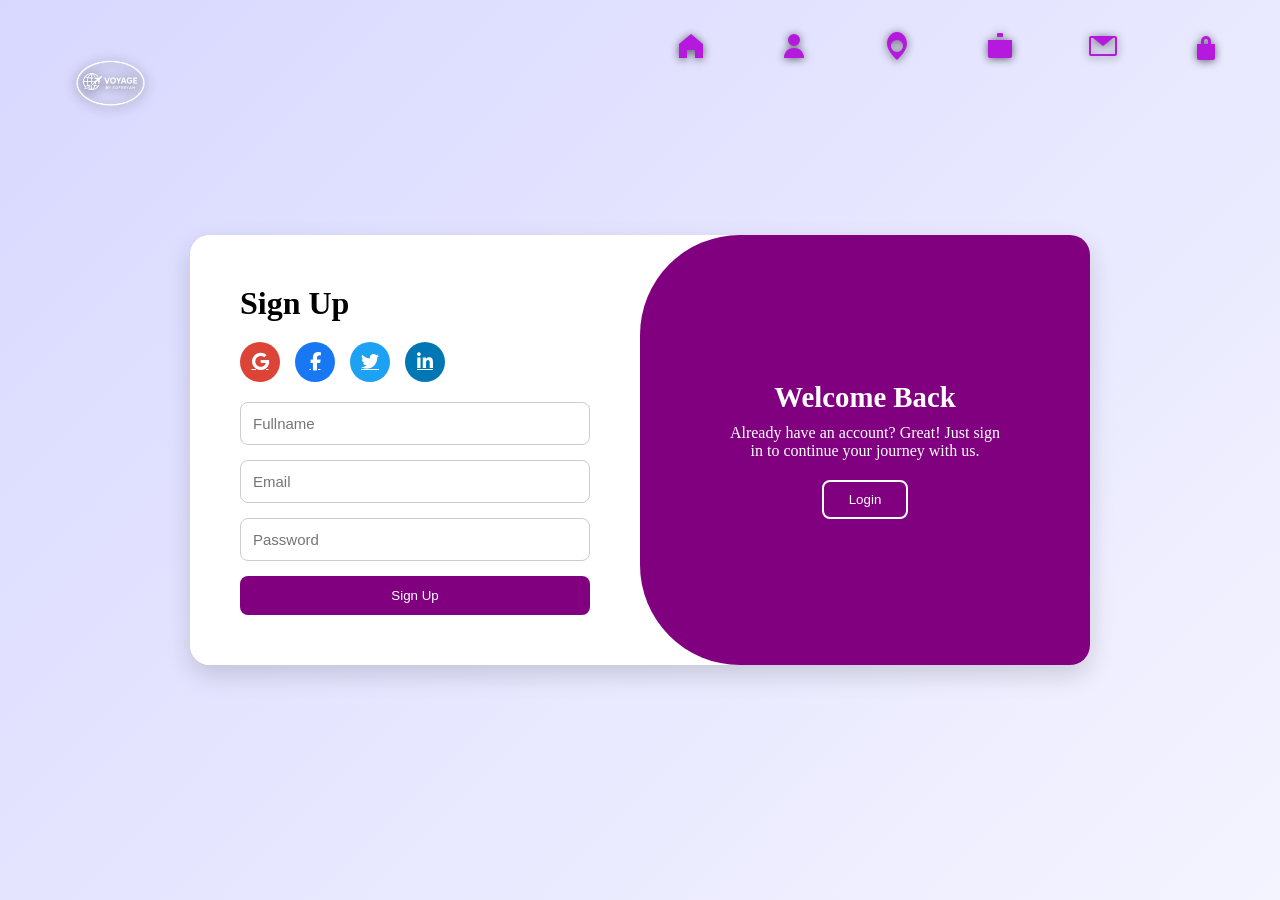
<file: Sign_Up_Form.html>
<!doctype html>
<html lang="en">
  <head>
    <meta charset="UTF-8" />
    <meta name="viewport" content="width=device-width, initial-scale=1.0" />
    <link rel="stylesheet" href="style.css" />
    <link rel="icon" href="images/logo.png" type="image/png" />
    <link
      rel="stylesheet"
      href="https://cdnjs.cloudflare.com/ajax/libs/font-awesome/6.5.0/css/all.min.css"
    />
    <title>Sign Up Form</title>
  </head>
  <style>
    body {
      height: 100vh;
      display: flex;
      justify-content: center;
      align-items: center;
      background: linear-gradient(135deg, #d8d8ff, #f4f4ff);
    }
  </style>
  <body>
    <a href="index.html" class="site-logo" aria-label="Voyage by Sofeeyah home">
      <img
        src="images/logo.png"
        class="site-logo"
        alt="logo"
        width="150px"
        height="70px"
        style="margin: 20px 10px"
      />
    </a>
    <!-- Hamburger -->
    <div class="hamburger" onclick="myFunction()">
      <svg width="28" height="28" viewBox="0 0 24 24" fill="none">
        <path
          d="M3 6h18M3 12h18M3 18h18"
          stroke="purple"
          stroke-width="2"
          stroke-linecap="round"
        />
      </svg>
    </div>
    <!-- Nav -->
    <nav>
      <ul class="nav-links" id="mynav">
        <li>
          <a href="index.html">
            <svg
              xmlns="http://www.w3.org/2000/svg"
              width="36"
              height="36"
              viewBox="0 0 36 36"
              fill="#B519DD"
            >
              <!-- Home icon -->
              <path d="M6 16 L18 6 L30 16 V30 H22 V22 H14 V30 H6 V16 Z" />
            </svg>
            <span class="nav-text">Home</span></a
          >
        </li>
        <li>
          <a href="about.html">
            <svg
              xmlns="http://www.w3.org/2000/svg"
              width="36"
              height="36"
              viewBox="0 0 36 36"
              fill="#B519DD"
            >
              <!-- User icon (head + body connected) -->
              <path
                d="M18 6a6 6 0 1 1 0 12 6 6 0 0 1 0-12zm0 14c-6 0-10 4-10 10h20c0-6-4-10-10-10z"
              />
            </svg>
            <span class="nav-text">About</span></a
          >
        </li>
        <li>
          <a href="destination.html">
            <svg
              xmlns="http://www.w3.org/2000/svg"
              width="36"
              height="36"
              viewBox="0 0 36 36"
              fill="#B519DD"
            >
              <!-- Destination / map pin icon -->
              <path
                d="M18 4C12 4 8 10 8 16c0 7 10 16 10 16s10-9 10-16c0-6-4-12-10-12zm0 20a6 6 0 1 1 0-12 6 6 0 0 1 0 12z"
              />
            </svg>
            <span class="nav-text">Destination</span></a
          >
        </li>
        <li>
          <a href="plan-your-trip.html">
            <svg
              xmlns="http://www.w3.org/2000/svg"
              width="36"
              height="36"
              viewBox="0 0 36 36"
              fill="#B519DD"
            >
              <!-- Suitcase / Plan Your Trip icon -->
              <path d="M15 9h6v-3a1 1 0 0 0-1-1h-4a1 1 0 0 0-1 1v3z" />
              <path d="M6 12h24v16a2 2 0 0 1-2 2H8a2 2 0 0 1-2-2V12z" />
            </svg>
            <span class="nav-text">Plan Your Trip</span></a
          >
        </li>
        <li>
          <a href="contact.html">
            <svg
              xmlns="http://www.w3.org/2000/svg"
              width="36"
              height="36"
              viewBox="0 0 36 36"
              fill="#B519DD"
            >
              <!-- Envelope / Contact icon -->
              <path
                d="M6 10v16h24V10H6zm0-2h24a2 2 0 0 1 2 2v16a2 2 0 0 1-2 2H6a2 2 0 0 1-2-2V10a2 2 0 0 1 2-2zm2 2l10 8 10-8"
              />
            </svg>
            <span class="nav-text">Contact</span></a
          >
        </li>
        <li>
          <a href="Login_form.html">
            <svg
              xmlns="http://www.w3.org/2000/svg"
              width="36"
              height="36"
              viewBox="0 0 36 36"
              fill="#B519DD"
            >
              <!-- Padlock / Account icon -->
              <path d="M13 16v-3a5 5 0 0 1 10 0v3h-3v-3a2 2 0 0 0-4 0v3z" />
              <path d="M9 16h18v14a2 2 0 0 1-2 2H11a2 2 0 0 1-2-2V16z" />
            </svg>
            <span class="nav-text">Account</span></a
          >
        </li>
      </ul>
    </nav>
    <div class="cont">
      <div class="sign-up">
        <h2>Sign Up</h2>
        <div class="social-icons">
          <a href="#" class="google"><i class="fab fa-google"></i></a>
          <a href="#" class="facebook"><i class="fab fa-facebook-f"></i></a>
          <a href="#" class="twitter"><i class="fab fa-twitter"></i></a>
          <a href="#" class="linkedin"><i class="fab fa-linkedin-in"></i></a>
        </div>
        <form>
          <input type="text" placeholder="Fullname" required class="pass" />
          <input type="email" placeholder="Email" required class="pass" />
          <input type="password" placeholder="Password" required class="pas" />
          <button class="btn">Sign Up</button>
        </form>
      </div>
      <div class="purple-side">
        <h2>Welcome Back</h2>
        <p>
          Already have an account? Great! Just sign in to continue your journey
          with us.
        </p>
        <a href="Login_form.html"><button class="btn-outline">Login</button></a>
      </div>
    </div>
    <script>
      function myFunction() {
        var nav = document.getElementById("mynav");
        nav.classList.toggle("open");

        if (nav.classList.contains("open")) {
          document.body.classList.add("no-scroll");
        } else {
          document.body.classList.remove("no-scroll");
        }
      }
    </script>
  </body>
</html>
</file>
<file: style.css>
* {
  margin: 0;
  padding: 0;
  box-sizing: border-box;
}
body {
  margin: 0;
  background-color: #eef2f1;
}
nav {
  text-decoration: none;
  position: absolute;
  top: 20px;
  right: 30px;
  z-index: 1;
}
.nav-links {
  list-style: none;
  margin: 0;
  padding: 0;
  display: flex;
  gap: 25px; /* space between links */
}
nav ul li a {
  text-decoration: none;
  color: purple; /* visible on background */
  font-weight: 500;
  padding: 8px 16px;
  border-radius: 999px;
  transition:
    background-color 0.25s cubic-bezier(0.4, 0, 0.2, 1),
    color 0.25s cubic-bezier(0.4, 0, 0.2, 1);
  position: relative;
  display: inline-flex;
  align-items: center;
}
/* Purple underline on hover */
nav ul li a::after {
  content: "";
  position: absolute;
  left: 16px;
  right: 16px;
  bottom: 2px;
  height: 2px;
  background: purple;
  border-radius: 2px;
  transform: scaleX(0);
  transform-origin: left;
  transition: transform 0.3s cubic-bezier(0.4, 0, 0.2, 1);
}
nav ul li a:hover::after {
  transform: scaleX(1);
}
/* Purple highlight on click/focus */
nav ul li a:active,
nav ul li a:focus-visible {
  background-color: rgba(128, 0, 128, 0.12);
  outline: none;
}
.nav-text {
  margin-left: 10px;
  max-width: 0;
  opacity: 0;
  overflow: hidden;
  white-space: nowrap;
  transition:
    max-width 0.3s cubic-bezier(0.4, 0, 0.2, 1),
    opacity 0.25s ease;
}

nav ul li a:hover .nav-text,
nav ul li a:focus-visible .nav-text {
  max-width: 160px;
  opacity: 1;
}
.bimage {
  z-index: -1;
  width: 100%;
  height: 100vh;
  position: relative;
  top: 0;
  background-image: url("RESORT.png");
  background-size: cover;
  background-position: center;
  background-repeat: no-repeat;
  animation-name: slider;
  animation-duration: 20s;
  animation-timing-function: ease-in-out;
  animation-iteration-count: infinite;
}
.bimage::after {
  content: "";
  position: absolute;
  inset: 0;
  background: linear-gradient(
    180deg,
    rgba(0, 0, 0, 0.15) 0%,
    rgba(0, 0, 0, 0.35) 100%
  );
}
@keyframes slider {
  0% {
    background-image: url("images/RESORT.png");
  }
  20% {
    background-image: url("images/best.png");
  }
  40% {
    background-image: url("images/sunrise.png");
  }
  60% {
    background-image: url("images/new.avif");
  }
  80% {
    background-image: url("images/desert.png");
  }
  90% {
    background-image: url("images/beach.jpg");
  }
  100% {
    background-image: url("images/wildli.png");
  }
}
.head1 {
  font-family: "Franklin Gothic Medium", "Arial Narrow", Arial, sans-serif;
  font-size: clamp(2.25rem, 5.5vw, 4rem);
  line-height: 1.12;
  font-weight: 800;
  text-align: center;
  color: #fffdf5;
  margin-top: 0;
  padding-top: 170px;
  text-shadow: 0 3px 16px rgba(0, 0, 0, 0.72);
}
.head3 {
  font-family: "Courier New", Courier, monospace;
  font-size: clamp(1.8rem, 4vw, 3rem);
  line-height: 1.2;
  font-weight: 700;
  text-align: center;
  color: purple;
  margin-top: 0;
  padding-top: 8px;

  /* Make the text more visible on the image */
  text-shadow:
    2px 2px 4px rgba(0, 0, 0, 0.9),
    0 0 10px rgba(255, 255, 255, 0.7);
}
.cards {
  display: flex;
  flex-wrap: wrap;
  justify-content: center;
  gap: 24px;
  padding: 40px 24px 60px;
}
.cards div {
  width: 200px;
  height: 180px;
  background: linear-gradient(160deg, #fffdf8 0%, #f4eee5 100%);
  border: 1px solid rgba(74, 55, 40, 0.12);
  border-radius: 16px;
  position: relative;
  z-index: 2;
  text-align: center;
  color: #b519dd;
  padding: 20px 14px;
  box-shadow: 0 12px 26px rgba(49, 35, 25, 0.14);
  overflow: hidden;
  transition:
    transform 0.3s cubic-bezier(0.4, 0, 0.2, 1),
    box-shadow 0.3s cubic-bezier(0.4, 0, 0.2, 1);
}
.cards div img {
  width: 58px;
  height: 58px;
  object-fit: contain;
  display: block;
  margin: 0 auto 12px;
  padding: 10px;
  border-radius: 50%;
  background: rgba(181, 25, 221, 0.1);
  border: 2px solid rgba(181, 25, 221, 0.28);
}
.cards div:hover {
  transform: translateY(-8px);
  box-shadow: 0 18px 32px rgba(49, 35, 25, 0.22);
}

.cta {
  display: flex; /* Activate Flexbox */
  justify-content: center; /* Center horizontally */
  align-items: center; /* Center vertically if needed */
  margin: 40px 0; /* Optional spacing */
}

.cta a {
  align-items: center;
  display: inline-block;
  padding: 1rem 2rem;
  background: purple;
  color: white;
  font-weight: 600;
  text-decoration: none;
  border-radius: 10px;
  transition:
    transform 0.3s cubic-bezier(0.4, 0, 0.2, 1),
    box-shadow 0.3s cubic-bezier(0.4, 0, 0.2, 1);
}

.cta a:hover {
  transform: translateY(-5px);
  box-shadow: 0 10px 20px rgba(0, 0, 0, 0.5);
}
.hamburger {
  display: none;
  cursor: pointer;
  position: absolute;
  right: 30px;
  top: 20px;
  z-index: 10;
  transition: transform 0.2s ease;
}

.hamburger:hover {
  transform: scale(1.08);
}

@media screen and (max-width: 950px) {
  .hamburger {
    display: block;
    cursor: pointer;
  }

  .nav-links {
    position: fixed;
    flex-direction: column;
    backdrop-filter: blur(24px);
    background: rgba(255, 255, 255, 0.85);
    width: 100%;
    height: 100vh;
    right: 0;
    left: 0;
    top: 0;
    bottom: 0;
    transform: translateX(100%);
    transition: transform 0.4s cubic-bezier(0.4, 0, 0.2, 1);
    padding-top: 100px;
    z-index: 9;
    gap: 8px;
  }

  .nav-links.open {
    transform: translateX(0);
  }

  nav ul li a .nav-text {
    max-width: none;
    opacity: 1;
  }
}
.no-scroll {
  overflow-y: hidden;
}
/* Keep benefit cards visible below the full-height hero on smaller screens. */
@media screen and (max-width: 950px) {
  .cards {
    display: grid;
    grid-template-columns: repeat(2, minmax(0, 1fr));
    gap: 16px;
    padding: 28px 16px 44px;
  }

  .cards div {
    width: auto;
    height: auto;
    min-height: 190px;
    padding: 18px 12px;
  }
}

@media screen and (max-width: 520px) {
  .cards {
    grid-template-columns: 1fr;
  }

  .cards div {
    min-height: 170px;
  }
}
/*About Style*/
.hero {
  position: relative;
  height: 100vh;
  z-index: -1;
  background: url("images/about-hero.jpg") no-repeat center center/cover;
  display: flex;
  justify-content: center;
  align-items: center;
  text-align: center;
}
.hero h1 {
  font-size: clamp(2.25rem, 5vw, 4rem);
  font-weight: 700;
  color: white;
  position: relative;
  z-index: 2;
  text-transform: uppercase;
  letter-spacing: 2px;
  animation: fadeInDown 1.2s cubic-bezier(0.4, 0, 0.2, 1);
}

.hero p {
  font-size: clamp(1.25rem, 2.5vw, 2rem);
  margin-top: 1rem;
  color: #b519dd;
  position: relative;
  z-index: 2;
  animation: fadeInUp 1.4s cubic-bezier(0.4, 0, 0.2, 1);
}
@keyframes fadeInDown {
  from {
    opacity: 0;
    transform: translateY(-30px);
  }
  to {
    opacity: 1;
    transform: translateY(0);
  }
}

@keyframes fadeInUp {
  from {
    opacity: 0;
    transform: translateY(30px);
  }
  to {
    opacity: 1;
    transform: translateY(0);
  }
}
/* About Section */
.about-section {
  display: grid;
  grid-template-columns: 1fr 1fr;
  gap: 2rem;
  padding: 5rem 10%;
  background: linear-gradient(#b519dd, purple);
  align-items: center;
  color: white;
}
.about-section img {
  width: 100%;
  height: 400px;
  border-radius: 20px;
  box-shadow: 0 10px 25px rgba(0, 0, 0, 0.4);
  object-fit: cover; /* fill the circle */
  display: block;
}

.about-content h2 {
  font-size: 2.5rem;
  margin-bottom: 1rem;
}

.about-content p {
  margin-bottom: 1rem;
  font-size: 1.3rem;
}
/* Mission Section */
.mission {
  padding: 5rem 10%;
  background: url("./images/mission-bg.jpg")
    no-repeat center/cover;
  position: relative;
}
.mission::after {
  content: "";
  position: absolute;
  inset: 0;
  background: rgba(0, 0, 0, 0.6);
}
.mission .text {
  position: relative;
  z-index: 2;
  max-width: 700px;
}
.mission h1 {
  font-size: 2rem;
  margin-bottom: 1rem;
  color: #b519dd;
}
.mission p {
  margin-bottom: 1rem;
  font-size: 1.5rem;
  color: white;
}
/* Highlight Cards */
.highlights {
  display: grid;
  grid-template-columns: repeat(auto-fit, minmax(250px, 1fr));
  gap: 2rem;
  padding: 5rem 10%;
  background: #b519dd;
}

.card {
  background: white;
  padding: 2rem;
  border-radius: 15px;
  text-align: center;
  transition:
    transform 0.3s cubic-bezier(0.4, 0, 0.2, 1),
    box-shadow 0.3s cubic-bezier(0.4, 0, 0.2, 1);
  box-shadow: 0 10px 20px rgba(0, 0, 0, 0.25);
}

.card:hover {
  transform: translateY(-10px);
  box-shadow: 0 16px 30px rgba(0, 0, 0, 0.35);
}

.card h4 {
  margin-bottom: 1rem;
  font-size: 1.3rem;
  color: #b519dd;
}
@media screen and (max-width: 950px) {
  .about-section {
    display: block;
  }
}
/* Destination style */
/* Header */
header {
  background: #b519dd;
  padding: 20px;
  text-align: center;
}

.text {
  color: white;
  margin-top: 40px;
}

/* Marquee */
.marquee {
  width: 100%;
  overflow: hidden;
  white-space: nowrap;
}

.marquee span {
  display: inline-block;
  font-size: 2.5rem;
  font-weight: bold;
  animation: colorChange 5s linear infinite;
}

/* Color changing effect */
@keyframes colorChange {
  0% {
    color: purple;
  }
  25% {
    color: #b519dd;
  }
  50% {
    color: #df81f7;
  }
  75% {
    color: #f1d5f8;
  }
  100% {
    color: #9157a0;
  }
}

/* Container */
.container {
  width: 90%;
  max-width: 1200px;
  margin: 20px auto;
}

/* Destination grid */
.destination {
  display: grid;
  grid-template-columns: repeat(4, 1fr); /* 4 per row on desktop */
  gap: 20px;
  padding: 10px;
}

/* Responsive breakpoints */
@media (max-width: 1024px) {
  .destination {
    grid-template-columns: repeat(2, 1fr); /* 2 per row on tablet */
  }
}

@media (max-width: 600px) {
  .destination {
    grid-template-columns: 1fr; /* 1 per row on mobile */
  }
}

/* Flip Card Styles */
.card {
  perspective: 1000px;
  width: 100%;
}

.card-inner {
  position: relative;
  width: 100%;
  height: auto;
  min-height: 400px; /* ensures enough space */
  text-align: center;
  transition: transform 0.7s cubic-bezier(0.4, 0, 0.2, 1);
  transform-style: preserve-3d;
  box-shadow: 0 10px 20px rgba(0, 0, 0, 0.12);
  border-radius: 12px;
}

.card:hover .card-inner {
  transform: rotateY(180deg);
}

.card-front,
.card-back {
  position: absolute;
  width: 100%;
  height: 100%;
  backface-visibility: hidden;
  border-radius: 12px;
  overflow: hidden;
  box-shadow: 0 4px 8px rgba(0, 0, 0, 0.1);
}

/* Circle image */
.card-front img {
  width: 80%; /* take 80% of card width */
  aspect-ratio: 1 / 1; /* keep it a perfect square */
  object-fit: cover;
  border-radius: 50%; /* makes it a circle */
  display: block;
  margin: 0 auto 15px;
}

.card-front .card-content,
.card-back .card-content {
  padding: 15px;
}

.card-front h3 {
  color: #6a0dad;
  margin-bottom: 15px;
}

.card-front p {
  font-size: 0.9rem;
  margin-bottom: 15px;
}

.card-back {
  background: #6a0dad;
  color: white;
  transform: rotateY(180deg);
  display: flex;
  align-items: center;
  justify-content: center;
  padding: 20px;
  text-align: left;
}
/*Login form style*/
video.background {
  position: fixed;
  left: 0;
  top: 0;
  width: 100vw;
  height: 100vh;
  object-fit: cover;
  z-index: -1;
}
.login {
  margin-top: 200px;
  align-content: center;
  display: flex;
  justify-content: center;
  padding: 15px;
  text-align: center;
}
.form-container {
  width: 300px;
  height: 300px;
  backdrop-filter: blur(15px);
  color: #b519dd;
  border-radius: 20px;
}
#button {
  background: #b519dd;
  border: none;
  width: 250px;
  padding: 12px;
  border-radius: 5px;
  color: white;
  cursor: pointer;
  font-size: 16px;
  transition:
    background 0.3s cubic-bezier(0.4, 0, 0.2, 1),
    transform 0.2s ease;
}

#button:hover {
  transform: translateY(-2px);
}
.user {
  position: relative;
  margin-bottom: 20px;
}

/* Input */
.user input {
  background: none;
  height: 40px;
  width: 250px;
  padding: 14px 12px 12px 12px;
  border-radius: 8px;
  border: 2px solid #b519dd;
  outline: none;
  font-size: 16px;
  color: #fff;
  transition: border-color 0.2s ease;
}

/* Label */
.user label {
  position: absolute;
  left: 25px;
  top: 50%;
  color: #b519dd;
  pointer-events: none;
  transition: 0.3s cubic-bezier(0.4, 0, 0.2, 1) all;
  background: transparent;
  padding: 0 5px;
}

.group {
  display: flex;
  justify-content: space-between;
  margin-left: 30px;
}
.group a {
  text-decoration: none;
  color: #b519dd;
}
.user input:focus + label,
.user input:not(:placeholder-shown) + label {
  transform: translateY(-8px);
  top: -10px;
  color: #b519dd;
}
/*Sign up form*/
.cont {
  width: 900px;
  max-width: 95%;
  display: flex;
  border-radius: 20px;
  overflow: hidden;
  box-shadow: 0 10px 25px rgba(0, 0, 0, 0.15);
  background-color: white;
}

/* Left Side */
.sign-up {
  flex: 1;
  padding: 50px;
  display: flex;
  flex-direction: column;
  justify-content: center;
  background: #fff;
}

.sign-up h2 {
  font-size: 2rem;
  margin-bottom: 20px;
}

.social-icons {
  display: flex;
  gap: 15px;
  margin-bottom: 20px;
}

.social-icons a {
  width: 40px;
  height: 40px;
  border-radius: 50%;
  display: flex;
  justify-content: center;
  align-items: center;
  color: white;
  font-size: 18px;
  transition: transform 0.25s cubic-bezier(0.4, 0, 0.2, 1);
}

/* Brand colors */
.google {
  background: #db4437;
}
.facebook {
  background: #1877f2;
}
.twitter {
  background: #1da1f2;
}
.linkedin {
  background: #0077b5;
}

.social-icons a:hover {
  transform: scale(1.15);
}

.sign-up form {
  display: flex;
  flex-direction: column;
  gap: 15px;
}

input {
  padding: 12px;
  border: 1px solid #ccc;
  border-radius: 8px;
  font-size: 15px;
  transition: border-color 0.2s ease;
}

input:focus {
  border-color: #b519dd;
  outline: none;
}

.btn {
  background-color: purple;
  color: white;
  border: none;
  padding: 12px;
  border-radius: 8px;
  cursor: pointer;
  transition:
    background-color 0.25s cubic-bezier(0.4, 0, 0.2, 1),
    transform 0.2s ease;
}

.btn:hover {
  background-color: #673ab7;
  transform: translateY(-2px);
}

/* Right Side */
.purple-side {
  flex: 1;
  background-color: purple;
  color: white;
  display: flex;
  flex-direction: column;
  justify-content: center;
  align-items: center;
  padding: 50px;
  position: relative;
  border-radius: 100px 0 0 100px;
}

.purple-side h2 {
  font-size: 1.8rem;
  margin-bottom: 10px;
}

.purple-side p {
  text-align: center;
  margin-bottom: 20px;
  max-width: 280px;
}

.purple-side .btn-outline {
  background: transparent;
  border: 2px solid white;
  color: white;
  padding: 10px 25px;
  border-radius: 8px;
  cursor: pointer;
  transition:
    background-color 0.25s cubic-bezier(0.4, 0, 0.2, 1),
    color 0.25s cubic-bezier(0.4, 0, 0.2, 1);
}

.purple-side .btn-outline:hover {
  background: white;
  color: #512da8;
}

/* Responsive */
@media (max-width: 768px) {
  .cont {
    flex-direction: column;
    border-radius: 20px;
  }

  .purple-side {
    border-radius: 0 0 20px 20px;
    width: 100%;
    order: 2;
  }

  .sign-up {
    order: 1;
  }
}

/* Tour packages style */

/* HERO SECTION */

/* Top Picks Section*/
.top-picks {
  padding: 30px 0 10px;
  text-align: center;
}
.top-picks marquee {
  margin-bottom: 10px;
}
.top-picks-strip {
  display: flex;
  gap: 20px;
  overflow-x: auto;
  padding: 10px 5px 20px;
  scroll-snap-type: x mandatory;
}
.top-pick-card {
  flex: 0 0 220px;
  scroll-snap-align: start;
  text-decoration: none;
  color: inherit;
  border-radius: 14px;
  overflow: hidden;
  box-shadow: 0 8px 18px rgba(0, 0, 0, 0.15);
  background: white;
  transition: transform 0.3s cubic-bezier(0.4, 0, 0.2, 1);
}
.top-pick-card:hover {
  transform: translateY(-6px);
}
.top-pick-card img {
  width: 100%;
  height: 130px;
  object-fit: cover;
  display: block;
}
.top-pick-info {
  padding: 12px 14px;
}
.top-pick-info h4 {
  color: #6a0dad;
  margin-bottom: 6px;
  font-size: 1rem;
}
.top-pick-info span {
  font-size: 0.85rem;
  color: #555;
}

/* Filter Bar */
.filter-bar {
  display: flex;
  flex-wrap: wrap;
  gap: 12px;
  justify-content: center;
  padding: 20px 5%;
  background: #f6ecf9;
}
.filter-bar input,
.filter-bar select {
  padding: 10px 14px;
  border-radius: 999px;
  border: 2px solid #b519dd;
  font-size: 0.95rem;
  outline: none;
  background: white;
  color: #333;
}
.filter-bar input {
  flex: 1 1 240px;
}
.filter-bar select {
  flex: 0 1 170px;
}
.results-count {
  text-align: center;
  color: #6a0dad;
  margin: 10px 0;
  font-weight: 600;
}
.no-results {
  text-align: center;
  color: #777;
  padding: 40px 0;
  font-size: 1.1rem;
}

/* Card meta (rating + price) on flip card front */
.card-meta {
  display: flex;
  justify-content: space-between;
  font-size: 0.9rem;
  color: #6a0dad;
  font-weight: 600;
  margin-bottom: 10px;
}
.view-details-btn {
  display: inline-block;
  margin-top: 14px;
  padding: 8px 18px;
  background: white;
  color: #6a0dad;
  text-decoration: none;
  border-radius: 8px;
  font-weight: 600;
  transition: transform 0.2s ease;
}
.view-details-btn:hover {
  transform: translateY(-3px);
}

/* Destination Detail Page */
.detail-container {
  width: 90%;
  max-width: 1100px;
  margin: 30px auto 60px;
}
.detail-gallery {
  display: grid;
  grid-template-columns: 2fr 1fr 1fr;
  gap: 10px;
  margin-bottom: 30px;
}
.detail-gallery img {
  width: 100%;
  height: 260px;
  object-fit: cover;
  border-radius: 12px;
}
.detail-gallery img:first-child {
  grid-row: span 2;
  height: 100%;
}
.detail-body {
  display: grid;
  grid-template-columns: 2fr 1fr;
  gap: 40px;
  align-items: start;
}
.detail-main h2 {
  color: #6a0dad;
  margin: 30px 0 14px;
}
.detail-main h2:first-child {
  margin-top: 0;
}
.detail-main p {
  line-height: 1.6;
  color: #333;
}

.itinerary-day {
  display: flex;
  gap: 16px;
  margin-bottom: 16px;
  background: #f6ecf9;
  border-radius: 12px;
  padding: 14px 18px;
}
.itinerary-day-number {
  flex: 0 0 auto;
  font-weight: 700;
  color: white;
  background: #6a0dad;
  border-radius: 8px;
  padding: 6px 12px;
  height: fit-content;
}
.itinerary-day-content h4 {
  color: #6a0dad;
  margin-bottom: 4px;
}

.detail-map iframe {
  width: 100%;
  border-radius: 12px;
}

.review-card {
  background: #f9f5fb;
  border-radius: 12px;
  padding: 16px 18px;
  margin-bottom: 14px;
}
.review-header {
  display: flex;
  justify-content: space-between;
  margin-bottom: 6px;
  color: #6a0dad;
}
.review-stars {
  color: #d99a00;
}

.detail-sidebar {
  position: sticky;
  top: 20px;
}
.booking-card {
  background: white;
  border-radius: 16px;
  padding: 24px;
  box-shadow: 0 10px 25px rgba(0, 0, 0, 0.15);
  text-align: center;
}
.rating-large {
  color: #d99a00;
  font-size: 1.2rem;
  font-weight: 700;
  margin-bottom: 8px;
}
.price-large {
  font-size: 1.6rem;
  color: #6a0dad;
  font-weight: 700;
  margin-bottom: 16px;
}
.per-person {
  font-size: 0.9rem;
  color: #777;
  font-weight: 400;
}
.book-now-btn {
  display: block;
  background: #6a0dad;
  color: white;
  text-decoration: none;
  padding: 14px;
  border-radius: 10px;
  font-weight: 600;
  margin-bottom: 12px;
  transition:
    transform 0.2s ease,
    background 0.25s ease;
}
.book-now-btn:hover {
  background: #b519dd;
  transform: translateY(-2px);
}
.booking-note {
  font-size: 0.8rem;
  color: #888;
}
.back-link {
  display: inline-block;
  margin-top: 30px;
  color: #6a0dad;
  text-decoration: none;
  font-weight: 600;
}

@media (max-width: 900px) {
  .detail-gallery {
    grid-template-columns: 1fr 1fr;
  }
  .detail-gallery img:first-child {
    grid-column: span 2;
    height: 220px;
  }
  .detail-body {
    grid-template-columns: 1fr;
  }
  .detail-sidebar {
    position: static;
  }
}

/* Plan Your Trip Page */
.plan-subnav {
  display: flex;
  flex-wrap: wrap;
  justify-content: center;
  gap: 10px;
  padding: 20px 5%;
  background: #f6ecf9;
  position: static;
}
.plan-subnav a {
  text-decoration: none;
  color: #6a0dad;
  font-weight: 600;
  padding: 8px 16px;
  border: 2px solid #6a0dad;
  border-radius: 999px;
  transition:
    background 0.25s ease,
    color 0.25s ease;
}
.plan-subnav a:hover {
  background: #6a0dad;
  color: white;
}

.plan-section {
  padding: 50px 8%;
}
.plan-section.alt {
  background: #f9f5fb;
}
.plan-section h2 {
  color: #6a0dad;
  text-align: center;
  margin-bottom: 30px;
  font-size: 2rem;
}
.plan-grid {
  display: grid;
  grid-template-columns: repeat(auto-fit, minmax(240px, 1fr));
  gap: 24px;
}
.plan-card {
  background: white;
  border-radius: 14px;
  padding: 24px;
  box-shadow: 0 8px 18px rgba(0, 0, 0, 0.1);
  transition: transform 0.3s cubic-bezier(0.4, 0, 0.2, 1);
}
.plan-card:hover {
  transform: translateY(-6px);
}
.plan-card h4 {
  color: #6a0dad;
  margin-bottom: 10px;
}
.plan-card p {
  color: #444;
  line-height: 1.5;
  font-size: 0.95rem;
}
.plan-card a {
  color: #b519dd;
  font-weight: 600;
}

/* Contact Page */
.contact-section {
  display: grid;
  grid-template-columns: 1.5fr 1fr;
  gap: 40px;
  padding: 60px 8%;
  max-width: 1100px;
  margin: 0 auto;
}
.contact-section h2 {
  color: #6a0dad;
  margin-bottom: 20px;
}
.contact-form {
  display: flex;
  flex-direction: column;
  gap: 6px;
}
.contact-form label {
  font-weight: 600;
  color: #6a0dad;
  margin-top: 10px;
}
.contact-form input,
.contact-form select,
.contact-form textarea {
  padding: 12px;
  border: 1px solid #ccc;
  border-radius: 8px;
  font-size: 15px;
  font-family: inherit;
}
.contact-form input:focus,
.contact-form select:focus,
.contact-form textarea:focus {
  border-color: #b519dd;
  outline: none;
}
.contact-submit {
  margin-top: 16px;
  padding: 14px;
}
.contact-confirmation {
  margin-top: 12px;
  color: #2e7d32;
  font-weight: 600;
}
.contact-info-item {
  margin-bottom: 24px;
}
.contact-info-item h4 {
  color: #6a0dad;
  margin-bottom: 6px;
}

@media (max-width: 800px) {
  .contact-section {
    grid-template-columns: 1fr;
  }
}

/* Destination Hero + Search Panel  */
.dest-hero {
  height: 55vh;
  min-height: 380px;
  background:
    linear-gradient(rgba(30, 0, 40, 0.35), rgba(30, 0, 40, 0.55)),
    url("./images/destination-hero.jpg")
      no-repeat center center/cover;
  display: flex;
  align-items: center;
  justify-content: center;
  text-align: center;
  padding: 0 20px;
}
.dest-hero-text h1 {
  color: white;
  font-size: clamp(2rem, 4.5vw, 3.2rem);
  font-weight: 700;
  margin-bottom: 12px;
  text-shadow: 0 3px 14px rgba(0, 0, 0, 0.5);
}
.dest-hero-text p {
  color: #f1e3f7;
  font-size: clamp(1rem, 1.6vw, 1.25rem);
  max-width: 560px;
  margin: 0 auto;
}

.search-panel {
  max-width: 1000px;
  margin: -50px auto 0;
  position: relative;
  z-index: 3;
  background: white;
  border-radius: 16px;
  box-shadow: 0 16px 40px rgba(40, 0, 60, 0.22);
  padding: 22px 28px;
  display: flex;
  flex-wrap: wrap;
  gap: 20px;
}
.search-field {
  display: flex;
  flex-direction: column;
  gap: 6px;
  flex: 1 1 150px;
}
.search-field-grow {
  flex: 2 1 220px;
}
.search-field label {
  font-size: 0.78rem;
  font-weight: 600;
  color: #6a0dad;
}
.search-field input,
.search-field select {
  border: none;
  border-bottom: 2px solid #eadcf2;
  padding: 8px 4px;
  font-size: 0.95rem;
  color: #333;
  background: transparent;
  outline: none;
}
.search-field input:focus,
.search-field select:focus {
  border-bottom-color: #b519dd;
}

.section-title {
  color: #6a0dad;
  font-size: 1.6rem;
  margin: 40px 0 10px;
  text-align: center;
}

@media (max-width: 700px) {
  .search-panel {
    margin-top: -30px;
    flex-direction: column;
  }
}

/* Plan Your Trip — Guide Layout */
.plan-hero {
  height: 45vh;
  min-height: 320px;
  background:
    linear-gradient(rgba(30, 0, 40, 0.4), rgba(30, 0, 40, 0.55)),
    url("./images/plan-hero.jpg")
      no-repeat center center/cover;
  display: flex;
  align-items: center;
  justify-content: center;
  text-align: center;
  padding: 0 20px;
}
.plan-hero h1 {
  color: white;
  font-size: clamp(2rem, 4.5vw, 3.2rem);
  font-weight: 700;
  margin-bottom: 12px;
  text-shadow: 0 3px 14px rgba(0, 0, 0, 0.5);
}
.plan-hero p {
  color: #f1e3f7;
  font-size: clamp(1rem, 1.6vw, 1.25rem);
}

.guide-block {
  display: grid;
  grid-template-columns: 1fr 1fr;
  gap: 50px;
  align-items: center;
  padding: 60px 8%;
  max-width: 1200px;
  margin: 0 auto;
}
.guide-block.reverse {
  direction: rtl;
}
.guide-block.reverse > * {
  direction: ltr;
}
.guide-block img {
  width: 100%;
  height: 340px;
  object-fit: cover;
  border-radius: 16px;
  box-shadow: 0 14px 30px rgba(40, 0, 60, 0.2);
}
.guide-text h2 {
  color: #6a0dad;
  font-size: 1.9rem;
  margin-bottom: 16px;
}
.guide-text ul {
  padding-left: 20px;
}
.guide-text li {
  margin-bottom: 12px;
  line-height: 1.55;
  color: #333;
}
.guide-text li strong {
  color: #6a0dad;
}

@media (max-width: 850px) {
  .guide-block,
  .guide-block.reverse {
    grid-template-columns: 1fr;
    direction: ltr;
  }
  .guide-block img {
    height: 220px;
  }
}

/* Accommodation comparison table */
.guide-table-section {
  padding: 60px 8%;
  background: #f9f5fb;
}
.guide-table-section h2 {
  color: #6a0dad;
  text-align: center;
  font-size: 1.9rem;
  margin-bottom: 30px;
}
.guide-table-wrap {
  max-width: 1000px;
  margin: 0 auto;
  overflow-x: auto;
}
table.guide-table {
  width: 100%;
  border-collapse: collapse;
  background: white;
  border-radius: 12px;
  overflow: hidden;
  box-shadow: 0 10px 25px rgba(40, 0, 60, 0.1);
}
table.guide-table th,
table.guide-table td {
  padding: 16px 18px;
  text-align: left;
  border-bottom: 1px solid #eee;
  font-size: 0.95rem;
}
table.guide-table th {
  background: #6a0dad;
  color: white;
  font-weight: 600;
}
table.guide-table tr:last-child td {
  border-bottom: none;
}
table.guide-table tr:nth-child(even) {
  background: #faf5fc;
}

/* Budget breakdown */
.budget-section {
  padding: 60px 8%;
  max-width: 1000px;
  margin: 0 auto;
}
.budget-section h2 {
  color: #6a0dad;
  text-align: center;
  font-size: 1.9rem;
  margin-bottom: 30px;
}
.budget-tier {
  margin-bottom: 26px;
}
.budget-tier-label {
  display: flex;
  justify-content: space-between;
  margin-bottom: 8px;
  font-weight: 600;
  color: #333;
}
.budget-bar-track {
  background: #eee;
  border-radius: 999px;
  height: 14px;
  overflow: hidden;
}
.budget-bar-fill {
  height: 100%;
  border-radius: 999px;
  background: linear-gradient(90deg, #b519dd, #6a0dad);
}
.budget-tier p {
  margin-top: 8px;
  color: #555;
  font-size: 0.92rem;
}

/* Site Logo (every page)  */
.site-logo {
  position: absolute;
  top: 14px;
  left: 24px;
  z-index: 4;
  display: inline-block;
}
.site-logo img {
  height: 70px;
  width: auto;
  display: block;
  filter: drop-shadow(0 2px 6px rgba(0, 0, 0, 0.65));
}

/* Make nav icons and text readable over any photo/video background */
nav ul li a svg {
  filter: drop-shadow(0 1px 4px rgba(0, 0, 0, 0.6));
}
nav ul li a .nav-text {
  text-shadow: 0 1px 4px rgba(0, 0, 0, 0.7);
}
.hamburger svg path {
  filter: drop-shadow(0 1px 3px rgba(0, 0, 0, 0.6));
}

/* Soft dark scrim behind the top nav bar so the logo/icons stay visible
   over bright hero photos and video backgrounds */
.nav-scrim {
  position: absolute;
  top: 0;
  left: 0;
  width: 100%;
  height: 100px;
  background: linear-gradient(180deg, rgba(0, 0, 0, 0.45), rgba(0, 0, 0, 0));
  z-index: 1;
  pointer-events: none;
}

@media screen and (max-width: 950px) {
  .site-logo img {
    height: 40px;
  }
}

/* Booking Modal  */
.modal-overlay {
  position: fixed;
  inset: 0;
  background: rgba(20, 0, 30, 0.55);
  display: none;
  align-items: center;
  justify-content: center;
  z-index: 50;
  padding: 20px;
}
.modal-overlay.open {
  display: flex;
}
.modal-box {
  background: white;
  border-radius: 16px;
  padding: 32px;
  width: 100%;
  max-width: 480px;
  max-height: 90vh;
  overflow-y: auto;
  position: relative;
  box-shadow: 0 20px 50px rgba(0, 0, 0, 0.3);
}
.modal-close {
  position: absolute;
  top: 14px;
  right: 18px;
  background: none;
  border: none;
  font-size: 1.6rem;
  color: #888;
  cursor: pointer;
  line-height: 1;
}
.modal-close:hover {
  color: #6a0dad;
}
.modal-box h2 {
  color: #6a0dad;
  margin-bottom: 4px;
}
.modal-subtitle {
  color: #777;
  margin-bottom: 18px;
  font-size: 0.9rem;
}
#bookingForm {
  display: flex;
  flex-direction: column;
  gap: 6px;
}
#bookingForm label {
  font-weight: 600;
  color: #6a0dad;
  margin-top: 10px;
  font-size: 0.9rem;
}
#bookingForm input,
#bookingForm select,
#bookingForm textarea {
  padding: 11px;
  border: 1px solid #ccc;
  border-radius: 8px;
  font-size: 0.95rem;
  font-family: inherit;
}
#bookingForm input:focus,
#bookingForm select:focus,
#bookingForm textarea:focus {
  border-color: #b519dd;
  outline: none;
}
.modal-row {
  display: grid;
  grid-template-columns: 1fr 1fr;
  gap: 14px;
}
.modal-submit {
  margin-top: 18px;
  padding: 13px;
}

@media (max-width: 480px) {
  .modal-row {
    grid-template-columns: 1fr;
  }
}
</file>
